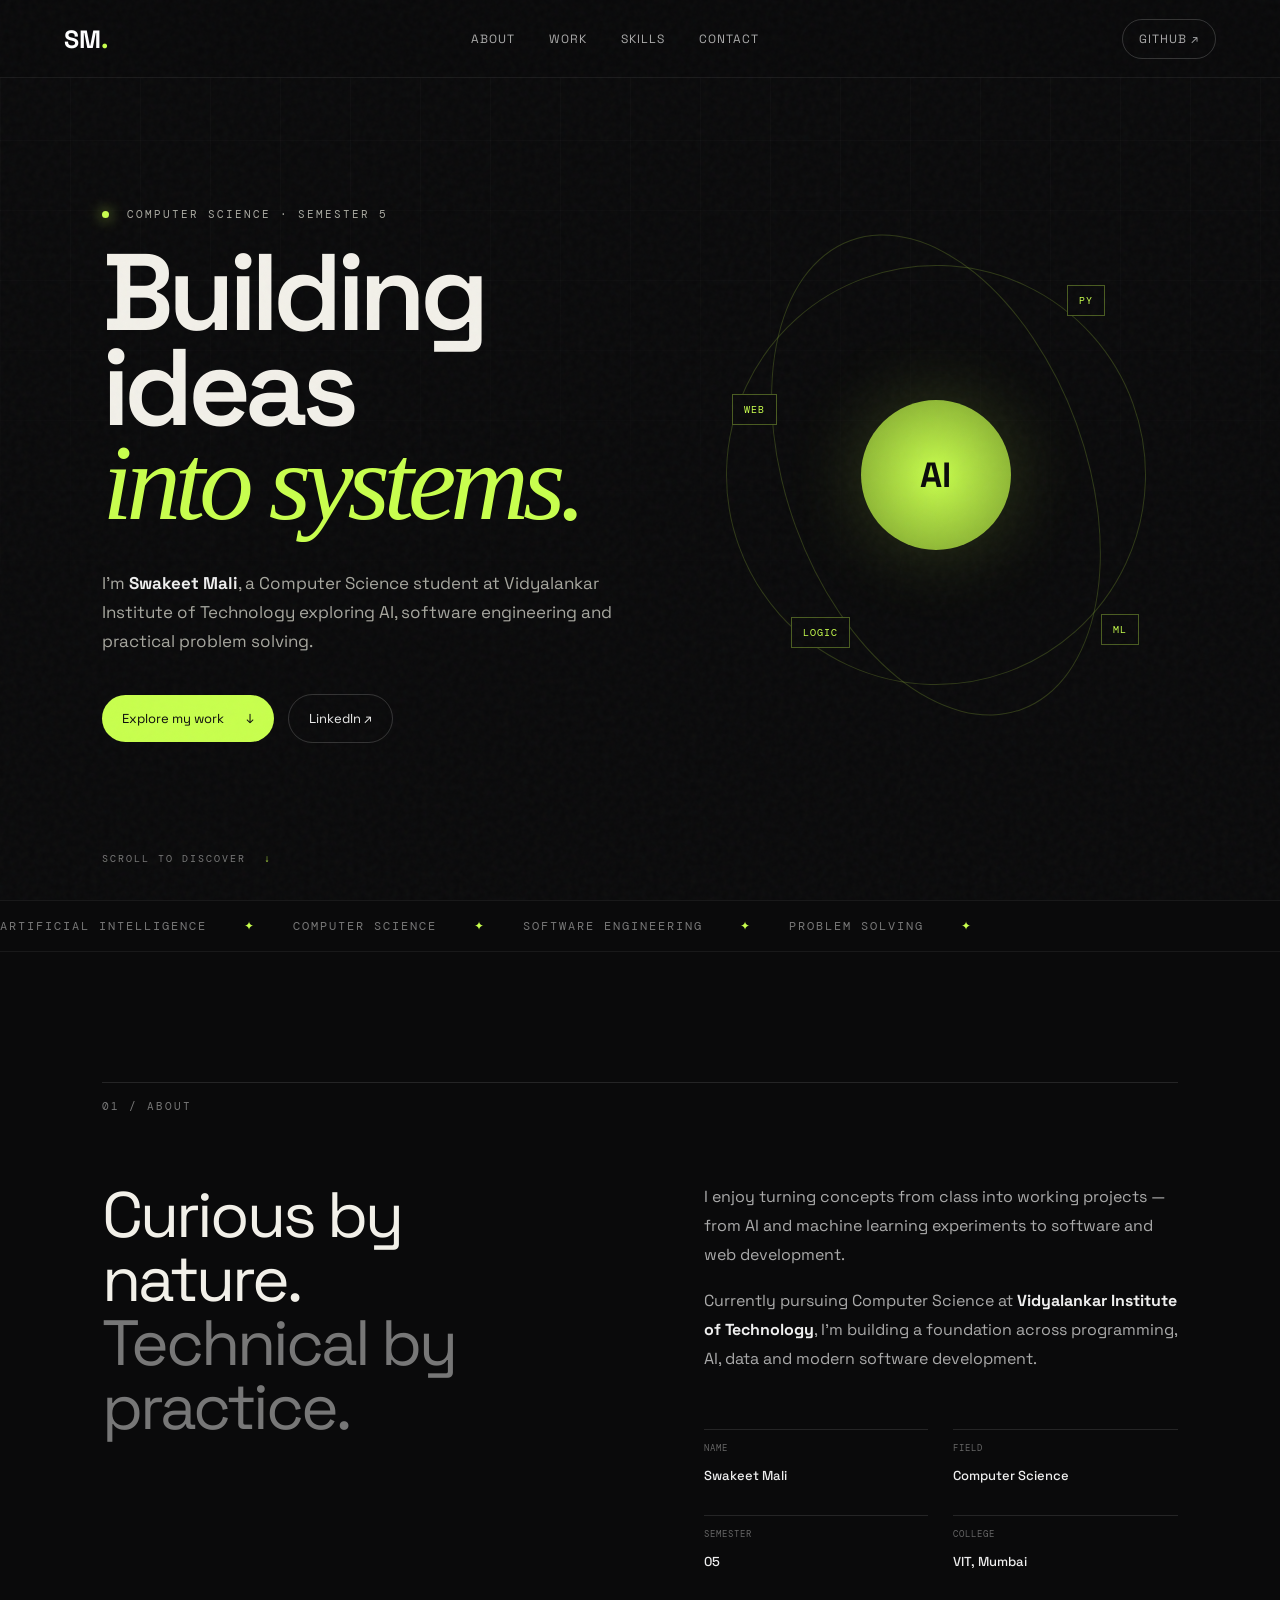
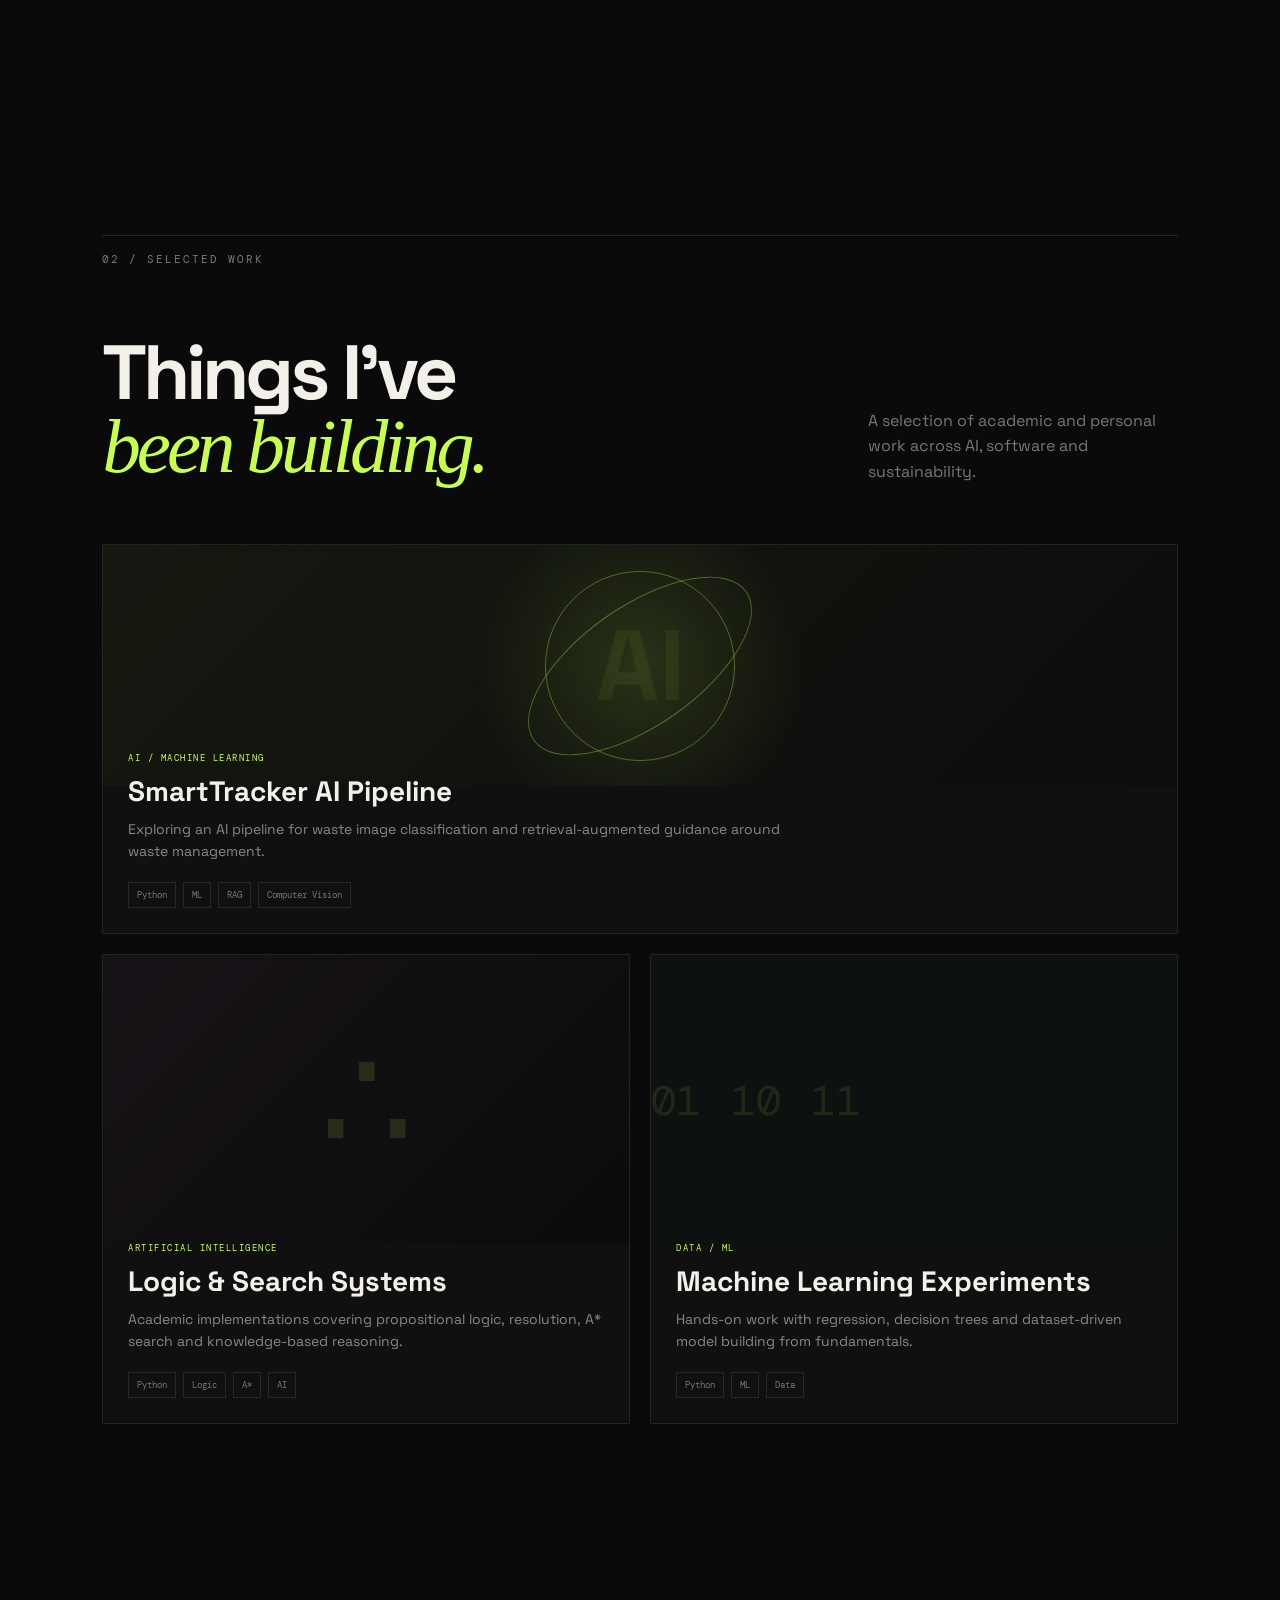
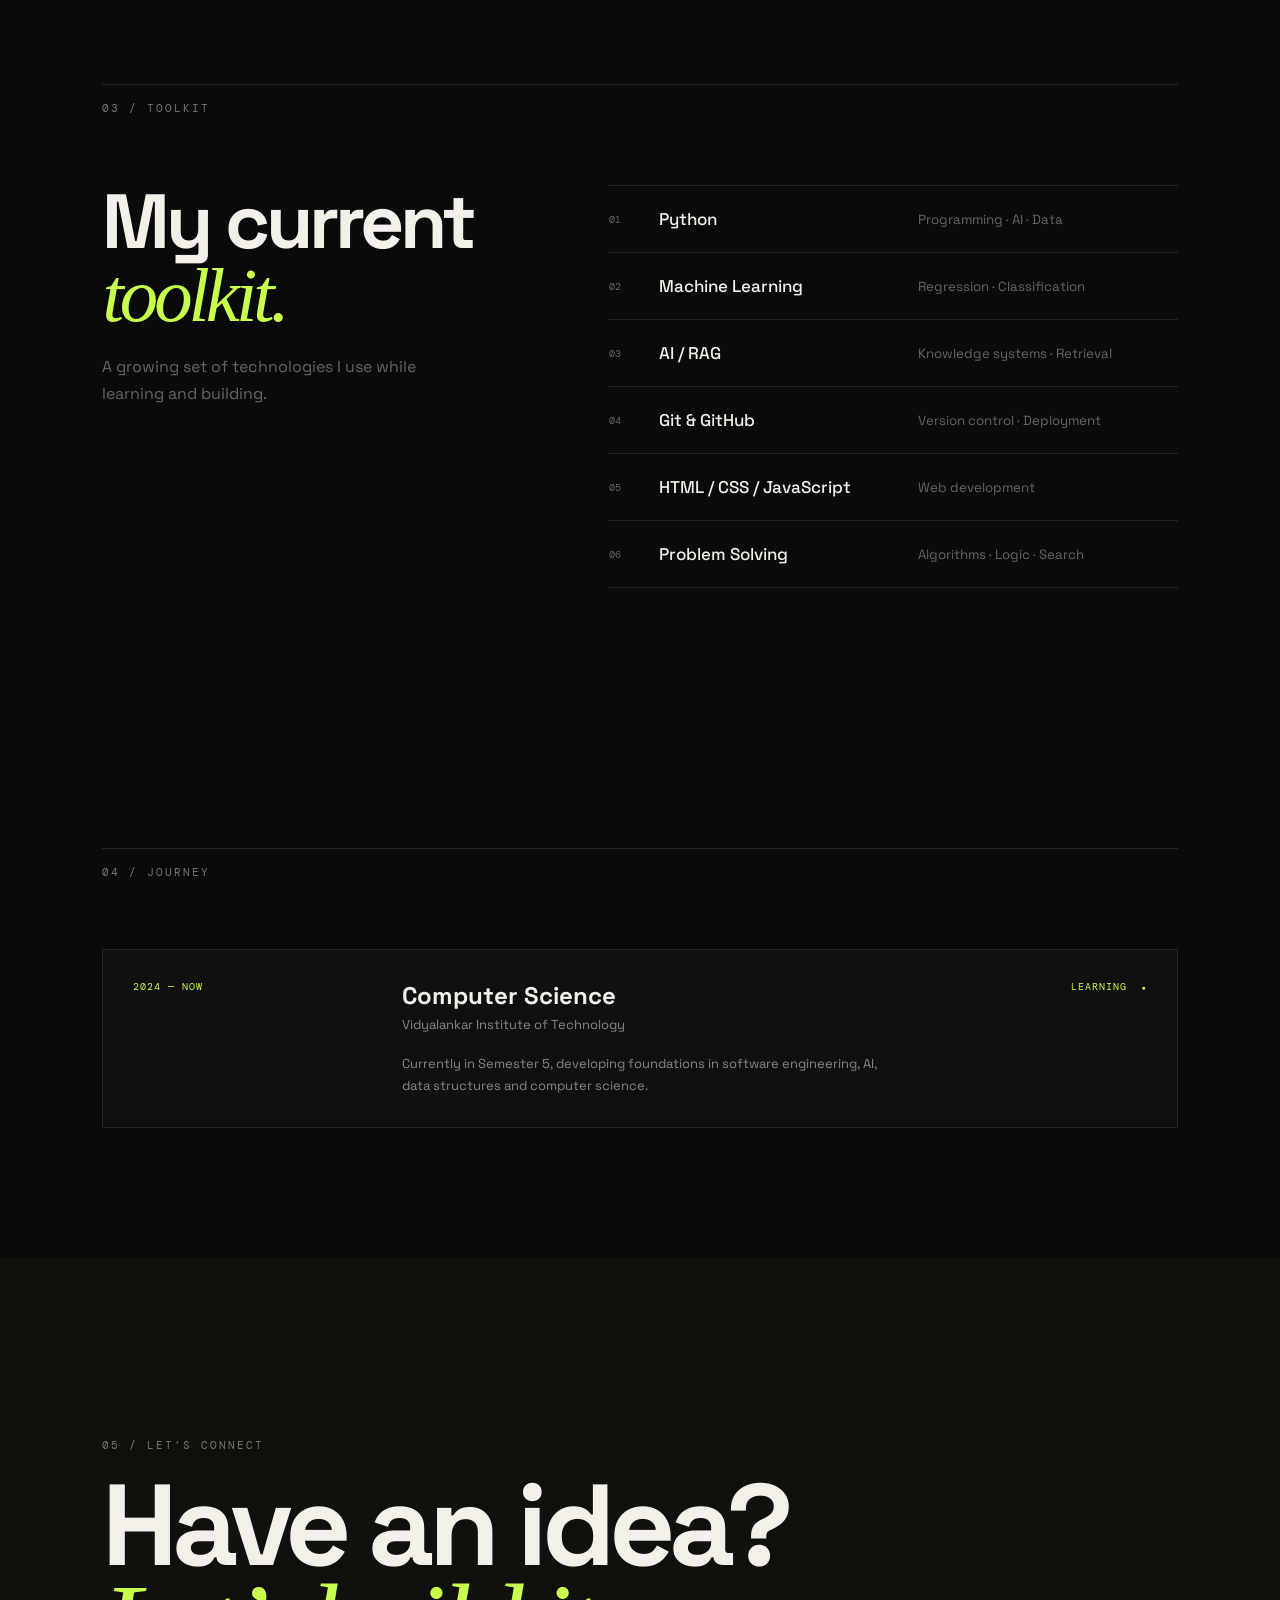
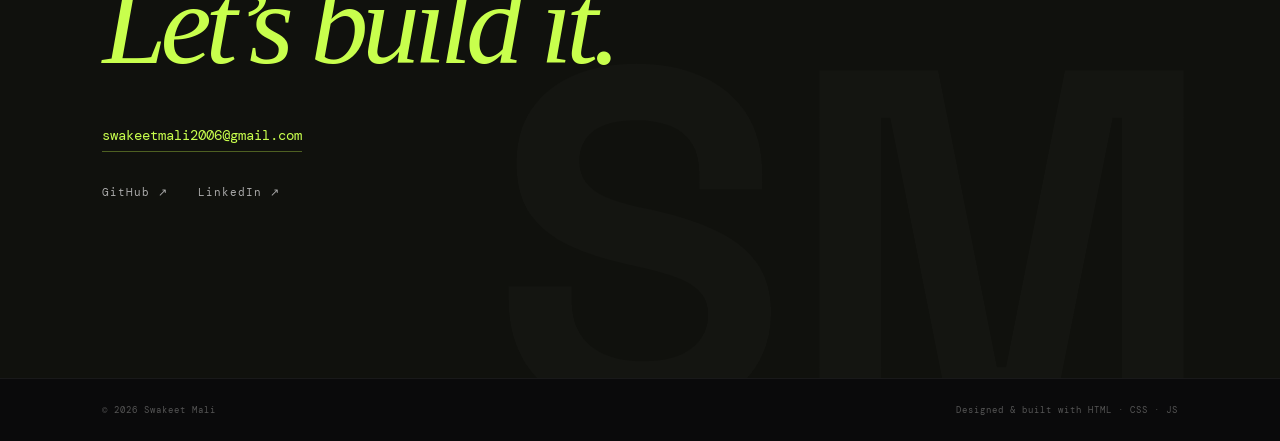
<file: index.html>
<!DOCTYPE html>
<html lang="en">
<head>
  <meta charset="UTF-8">
  <meta name="viewport" content="width=device-width, initial-scale=1.0">
  <meta name="description" content="Swakeet Mali — Computer Science student portfolio">
  <title>Swakeet Mali | AI • Computer Science</title>
  <link rel="preconnect" href="https://fonts.googleapis.com">
  <link rel="preconnect" href="https://fonts.gstatic.com" crossorigin>
  <link href="https://fonts.googleapis.com/css2?family=DM+Mono:wght@400;500&family=Space+Grotesk:wght@400;500;600;700&display=swap" rel="stylesheet">
  <link rel="stylesheet" href="css/style.css">
</head>
<body>
  <div class="noise"></div>
  <header class="nav">
    <a class="logo" href="#top">SM<span>.</span></a>
    <nav>
      <a href="#about">About</a>
      <a href="#work">Work</a>
      <a href="#skills">Skills</a>
      <a href="#contact">Contact</a>
    </nav>
    <a class="nav-btn" href="https://github.com/swakeet-mali-06" target="_blank">GitHub ↗</a>
  </header>

  <main id="top">
    <section class="hero">
      <div class="hero-grid"></div>
      <div class="hero-copy">
        <p class="eyebrow"><span class="dot"></span> COMPUTER SCIENCE · SEMESTER 5</p>
        <h1>Building ideas<br><em>into systems.</em></h1>
        <p class="intro">I'm <strong>Swakeet Mali</strong>, a Computer Science student at Vidyalankar Institute of Technology exploring AI, software engineering and practical problem solving.</p>
        <div class="hero-actions">
          <a class="primary" href="#work">Explore my work <span>↓</span></a>
          <a class="secondary" href="https://www.linkedin.com/in/swakeet-mali/" target="_blank">LinkedIn ↗</a>
        </div>
      </div>
      <div class="hero-orbit">
        <div class="orbit orbit-a"></div>
        <div class="orbit orbit-b"></div>
        <div class="core"><span>AI</span></div>
        <span class="float f1">PY</span>
        <span class="float f2">ML</span>
        <span class="float f3">WEB</span>
        <span class="float f4">LOGIC</span>
      </div>
      <div class="scroll">SCROLL TO DISCOVER <span>↓</span></div>
    </section>

    <section class="marquee">
      <div>ARTIFICIAL INTELLIGENCE <span>✦</span> COMPUTER SCIENCE <span>✦</span> SOFTWARE ENGINEERING <span>✦</span> PROBLEM SOLVING <span>✦</span></div>
    </section>

    <section class="section about" id="about">
      <div class="section-tag">01 / ABOUT</div>
      <div class="about-content">
        <div>
          <p class="big-text">Curious by nature.<br><span>Technical by practice.</span></p>
        </div>
        <div class="about-text">
          <p>I enjoy turning concepts from class into working projects — from AI and machine learning experiments to software and web development.</p>
          <p>Currently pursuing Computer Science at <strong>Vidyalankar Institute of Technology</strong>, I’m building a foundation across programming, AI, data and modern software development.</p>
          <div class="facts">
            <div><small>NAME</small><strong>Swakeet Mali</strong></div>
            <div><small>FIELD</small><strong>Computer Science</strong></div>
            <div><small>SEMESTER</small><strong>05</strong></div>
            <div><small>COLLEGE</small><strong>VIT, Mumbai</strong></div>
          </div>
        </div>
      </div>
    </section>

    <section class="section work" id="work">
      <div class="section-tag">02 / SELECTED WORK</div>
      <div class="section-heading">
        <h2>Things I’ve<br><em>been building.</em></h2>
        <p>A selection of academic and personal work across AI, software and sustainability.</p>
      </div>
      <div class="projects">
        <article class="project featured">
          <div class="project-number">01</div>
          <div class="project-art art-ai"><span>AI</span><i></i><b></b></div>
          <div class="project-info">
            <p>AI / MACHINE LEARNING</p>
            <h3>SmartTracker AI Pipeline</h3>
            <p>Exploring an AI pipeline for waste image classification and retrieval-augmented guidance around waste management.</p>
            <div class="tags"><span>Python</span><span>ML</span><span>RAG</span><span>Computer Vision</span></div>
          </div>
        </article>

        <article class="project">
          <div class="project-number">02</div>
          <div class="project-art art-logic"><span>∴</span></div>
          <div class="project-info">
            <p>ARTIFICIAL INTELLIGENCE</p>
            <h3>Logic & Search Systems</h3>
            <p>Academic implementations covering propositional logic, resolution, A* search and knowledge-based reasoning.</p>
            <div class="tags"><span>Python</span><span>Logic</span><span>A*</span><span>AI</span></div>
          </div>
        </article>

        <article class="project">
          <div class="project-number">03</div>
          <div class="project-art art-data"><span>01</span><span>10</span><span>11</span></div>
          <div class="project-info">
            <p>DATA / ML</p>
            <h3>Machine Learning Experiments</h3>
            <p>Hands-on work with regression, decision trees and dataset-driven model building from fundamentals.</p>
            <div class="tags"><span>Python</span><span>ML</span><span>Data</span></div>
          </div>
        </article>
      </div>
    </section>

    <section class="section skills" id="skills">
      <div class="section-tag">03 / TOOLKIT</div>
      <div class="skills-layout">
        <div>
          <h2>My current<br><em>toolkit.</em></h2>
          <p class="muted">A growing set of technologies I use while learning and building.</p>
        </div>
        <div class="skill-list">
          <div class="skill"><span>01</span><strong>Python</strong><small>Programming · AI · Data</small></div>
          <div class="skill"><span>02</span><strong>Machine Learning</strong><small>Regression · Classification</small></div>
          <div class="skill"><span>03</span><strong>AI / RAG</strong><small>Knowledge systems · Retrieval</small></div>
          <div class="skill"><span>04</span><strong>Git & GitHub</strong><small>Version control · Deployment</small></div>
          <div class="skill"><span>05</span><strong>HTML / CSS / JavaScript</strong><small>Web development</small></div>
          <div class="skill"><span>06</span><strong>Problem Solving</strong><small>Algorithms · Logic · Search</small></div>
        </div>
      </div>
    </section>

    <section class="section journey">
      <div class="section-tag">04 / JOURNEY</div>
      <div class="journey-card">
        <div class="year">2024 — NOW</div>
        <div>
          <h3>Computer Science</h3>
          <p>Vidyalankar Institute of Technology</p>
          <p class="muted">Currently in Semester 5, developing foundations in software engineering, AI, data structures and computer science.</p>
        </div>
        <div class="status">LEARNING <span>●</span></div>
      </div>
    </section>

    <section class="contact" id="contact">
      <div class="contact-inner">
        <p class="eyebrow">05 / LET’S CONNECT</p>
        <h2>Have an idea?<br><em>Let’s build it.</em></h2>
        <a class="email" href="mailto:swakeetmali2006@gmail.com">swakeetmali2006@gmail.com</a>
        <div class="contact-links">
          <a href="https://github.com/swakeet-mali-06" target="_blank">GitHub ↗</a>
          <a href="https://www.linkedin.com/in/swakeet-mali/" target="_blank">LinkedIn ↗</a>
        </div>
      </div>
      <div class="contact-mark">SM</div>
    </section>
  </main>

  <footer>
    <span>© 2026 Swakeet Mali</span>
    <span>Designed & built with HTML · CSS · JS</span>
  </footer>

  <script src="js/main.js"></script>
</body>
</html>
</file>
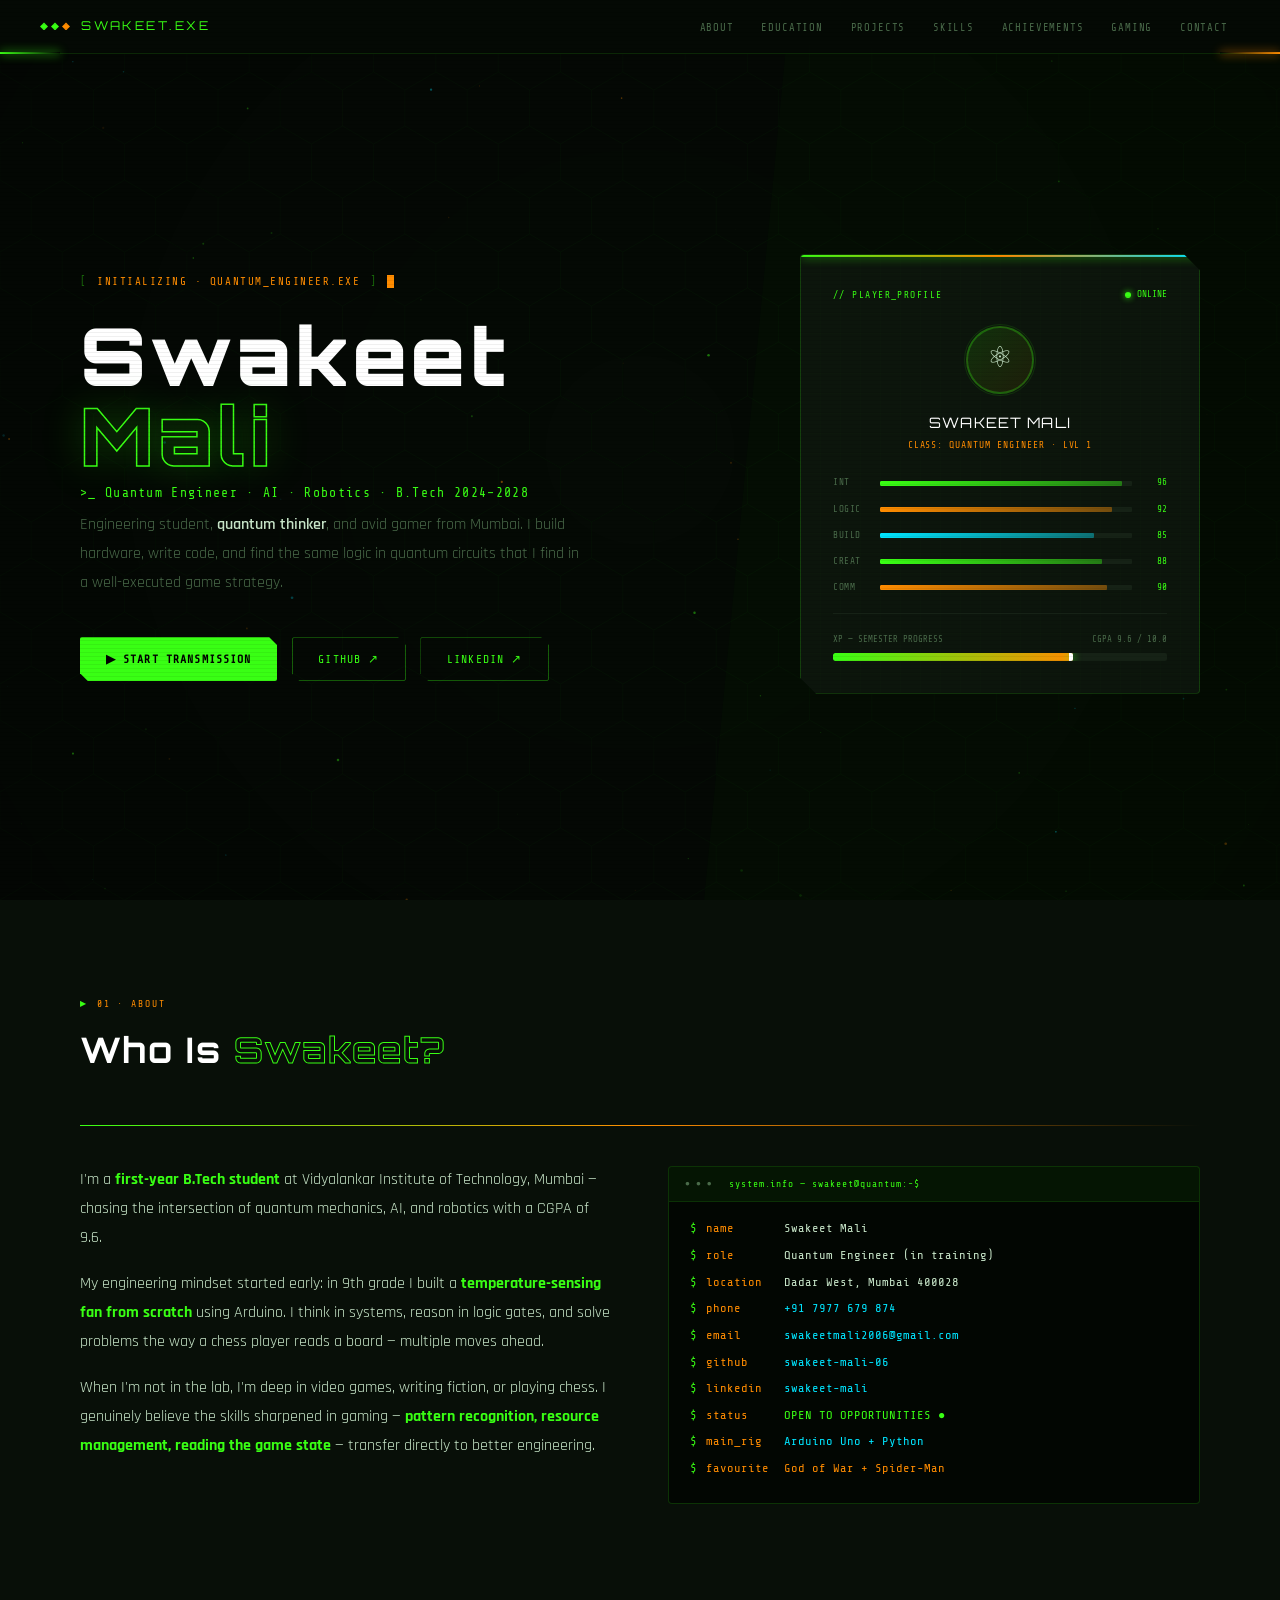
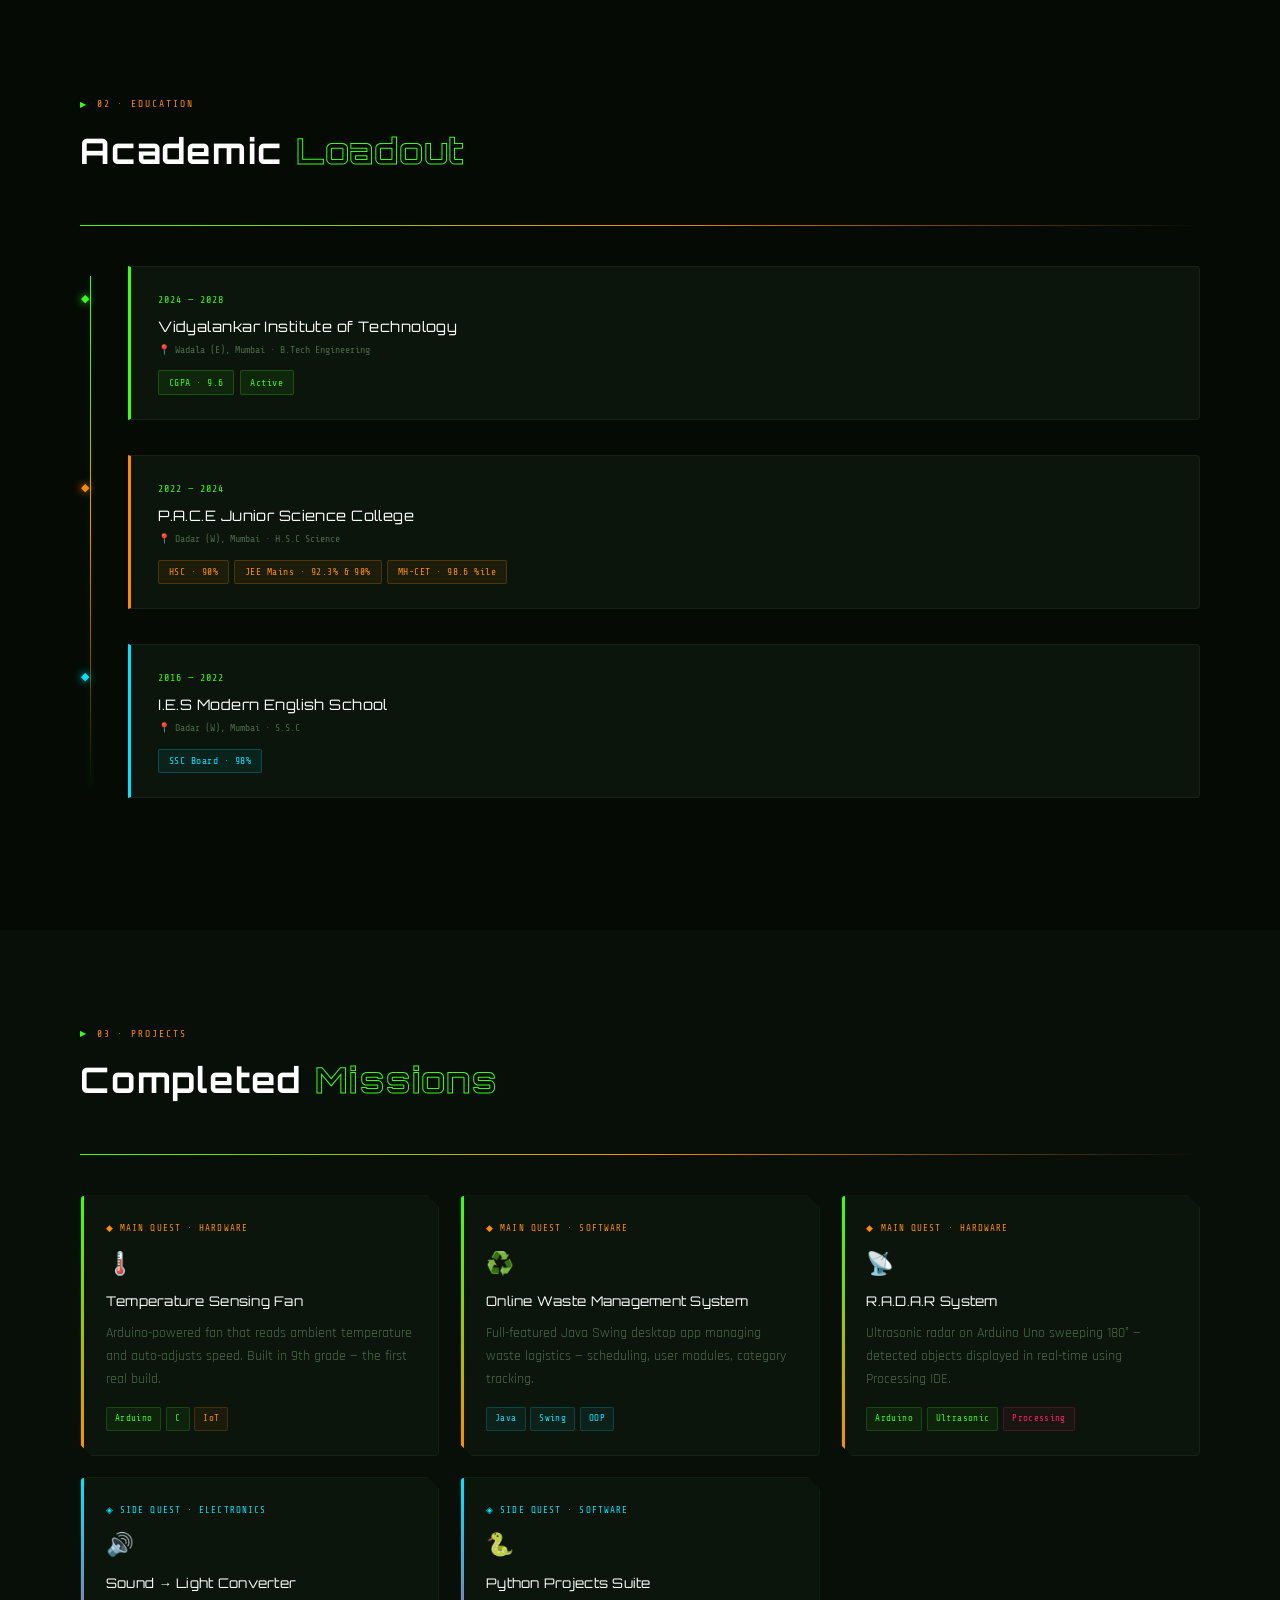
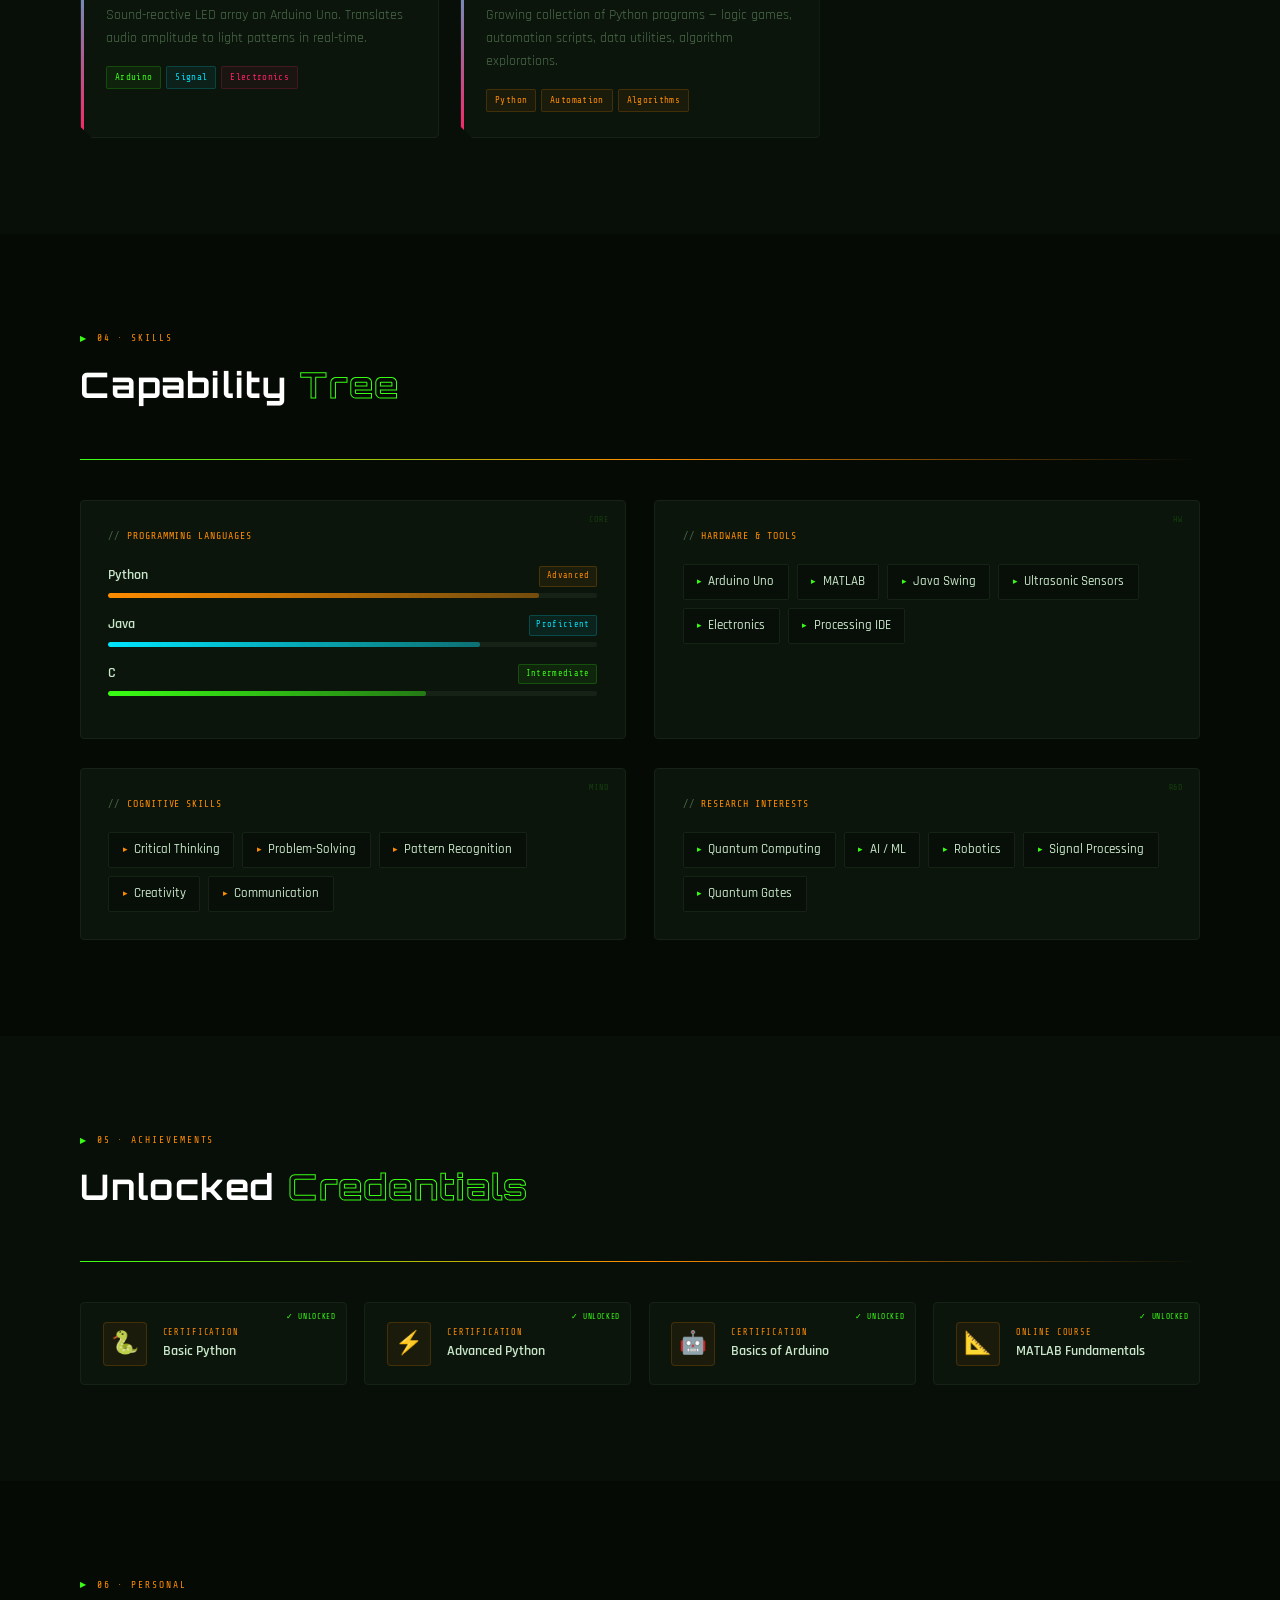
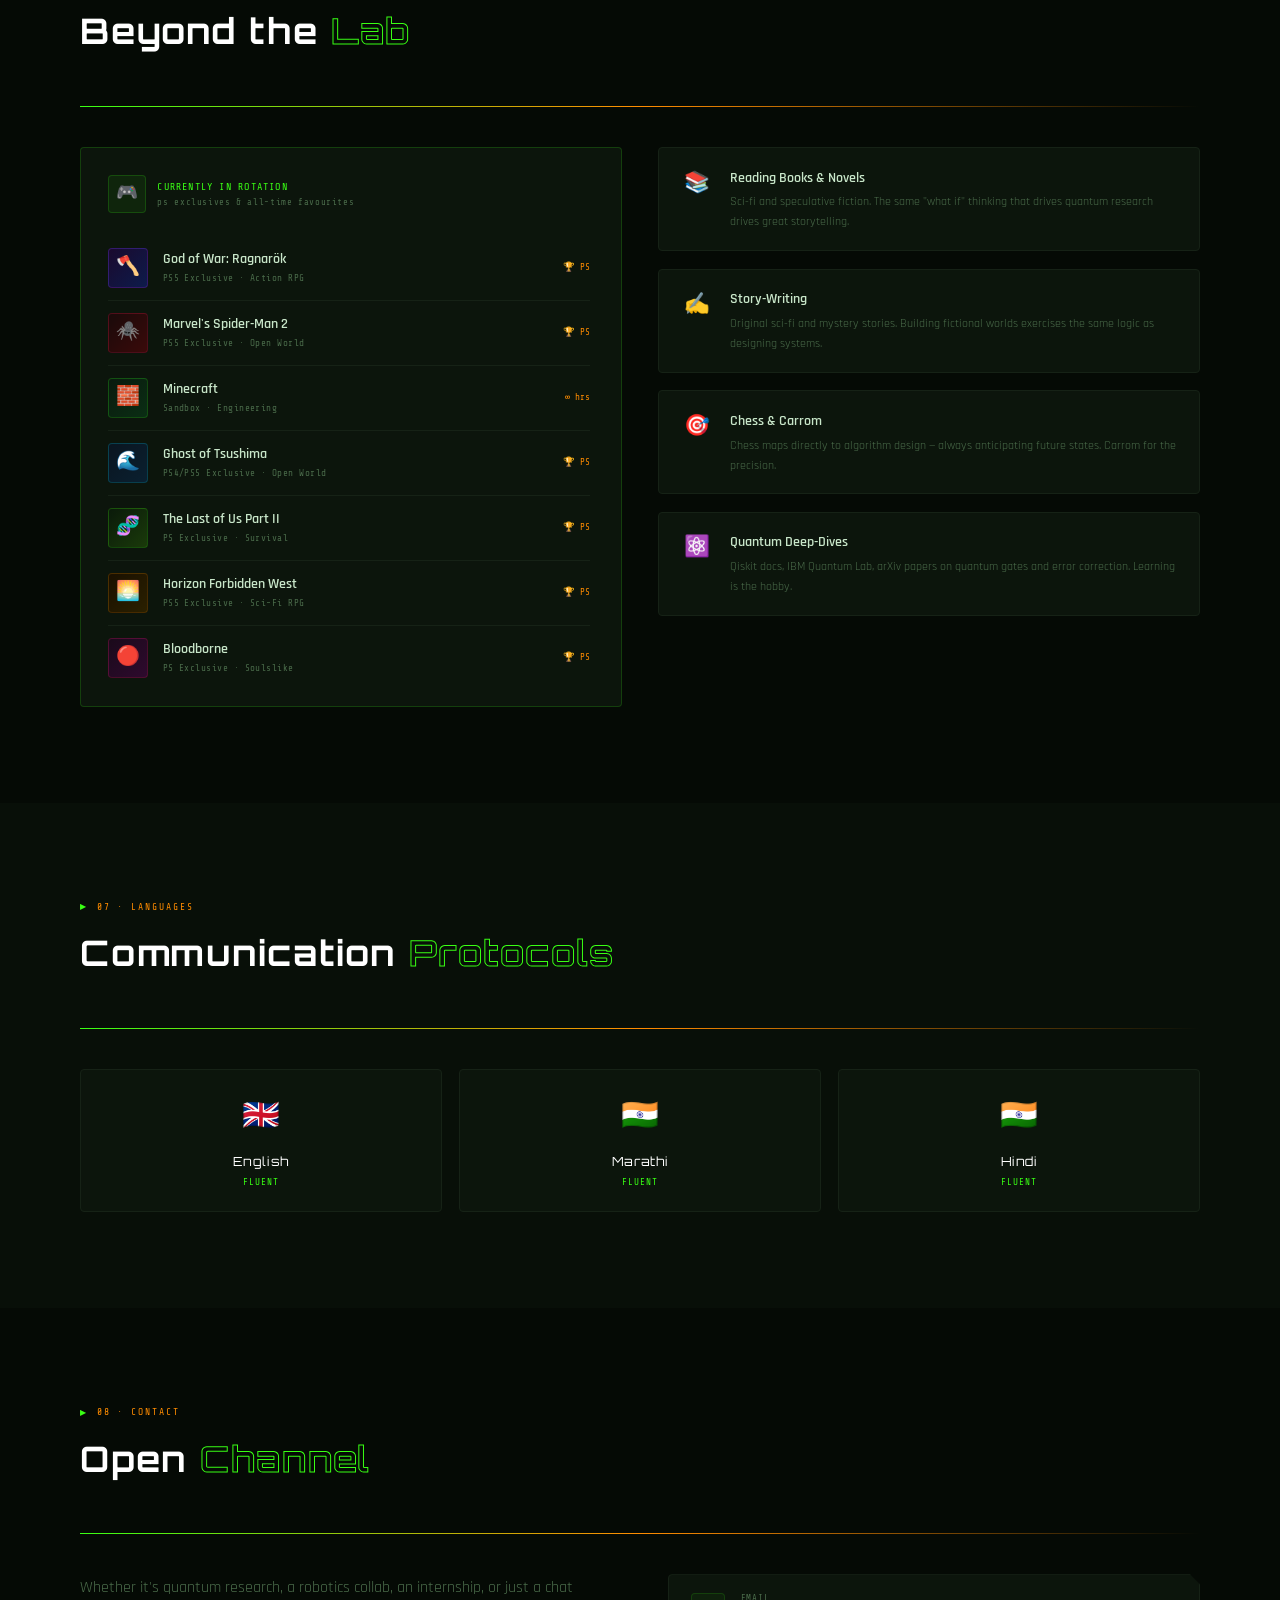
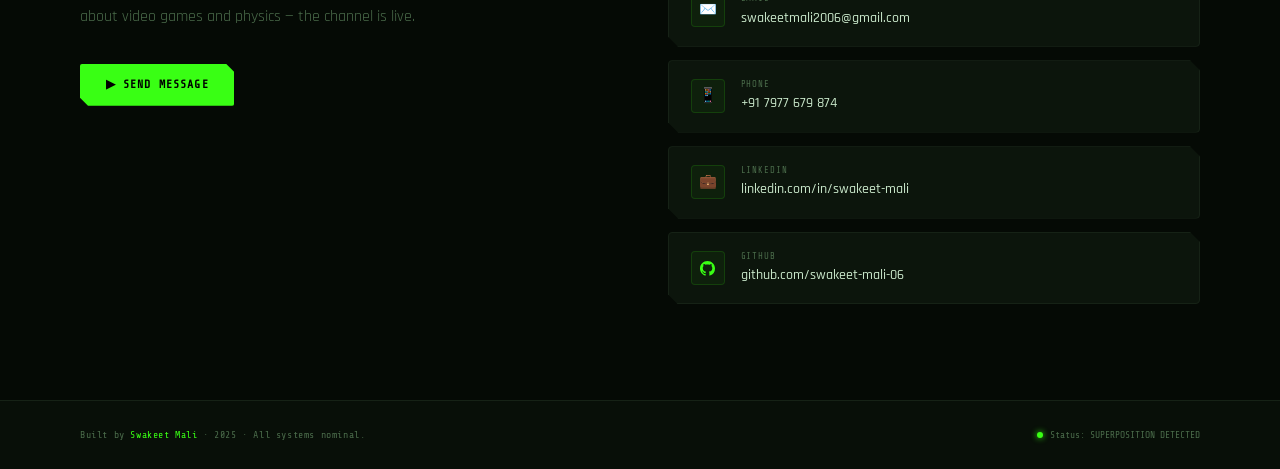
<file: swakeet_portfolio.html>
<!DOCTYPE html>
<html lang="en">
<head>
  <meta charset="UTF-8"/>
  <meta name="viewport" content="width=device-width, initial-scale=1.0"/>
  <title>Swakeet Mali · Quantum Engineer</title>
  <link href="https://fonts.googleapis.com/css2?family=Orbitron:wght@400;600;700;900&family=Rajdhani:wght@300;400;500;600;700&family=Share+Tech+Mono&display=swap" rel="stylesheet"/>
  <style>
    :root {
      --bg:       #050a05;
      --surface:  #080f08;
      --card:     #0c150c;
      --border:   #162216;
      --g1:       #39ff14;
      --g2:       #ff8c00;
      --g3:       #00e5ff;
      --g4:       #ff2266;
      --text:     #c8e6c9;
      --muted:    #4a6b4a;
      --orb:      'Orbitron', sans-serif;
      --raj:      'Rajdhani', sans-serif;
      --mono:     'Share Tech Mono', monospace;
    }
    *, *::before, *::after { box-sizing: border-box; margin: 0; padding: 0; }
    html { scroll-behavior: smooth; }
    body { background: var(--bg); color: var(--text); font-family: var(--raj); line-height: 1.7; overflow-x: hidden; }
    ::selection { background: var(--g1); color: #000; }
    a { color: var(--g1); text-decoration: none; }
    a:hover { color: #fff; }
    ::-webkit-scrollbar { width: 4px; }
    ::-webkit-scrollbar-track { background: var(--bg); }
    ::-webkit-scrollbar-thumb { background: var(--g1); border-radius: 2px; }

    #bg-canvas { position: fixed; inset: 0; z-index: 0; pointer-events: none; }

    body::after {
      content: '';
      position: fixed; inset: 0;
      background: repeating-linear-gradient(0deg, transparent, transparent 3px, rgba(0,0,0,0.06) 3px, rgba(0,0,0,0.06) 4px);
      pointer-events: none;
      z-index: 9000;
    }

    /* ---- NAV ---- */
    nav {
      position: fixed; top: 0; left: 0; right: 0; z-index: 500;
      display: flex; align-items: center; justify-content: space-between;
      padding: 0.8rem 2.5rem;
      background: rgba(5,10,5,0.92);
      backdrop-filter: blur(14px);
      border-bottom: 1px solid rgba(57,255,20,0.12);
    }
    nav::before, nav::after { content: ''; position: absolute; bottom: -1px; width: 60px; height: 2px; }
    nav::before { left: 0; background: linear-gradient(90deg, var(--g1), transparent); box-shadow: 0 0 10px var(--g1); }
    nav::after  { right: 0; background: linear-gradient(270deg, var(--g2), transparent); box-shadow: 0 0 10px var(--g2); }
    .nav-logo {
      font-family: var(--orb); font-size: 0.76rem; color: var(--g1);
      letter-spacing: 0.2em; display: flex; align-items: center; gap: 0.7rem;
    }
    .health-bar { display: flex; align-items: center; gap: 3px; }
    .health-pip {
      width: 8px; height: 8px; background: var(--g1);
      clip-path: polygon(50% 0%, 100% 50%, 50% 100%, 0% 50%);
      animation: pipPulse 2s ease-in-out infinite;
    }
    .health-pip:nth-child(2) { animation-delay: 0.2s; }
    .health-pip:nth-child(3) { animation-delay: 0.4s; background: var(--g2); }
    @keyframes pipPulse { 0%,100%{opacity:1;transform:scale(1)} 50%{opacity:0.4;transform:scale(0.7)} }
    .nav-links { display: flex; gap: 0.2rem; list-style: none; }
    .nav-links a {
      font-family: var(--mono); font-size: 0.66rem; color: var(--muted);
      letter-spacing: 0.08em; text-transform: uppercase;
      padding: 0.3rem 0.7rem; border: 1px solid transparent; border-radius: 2px;
      transition: all 0.2s;
    }
    .nav-links a:hover { color: var(--g1); border-color: rgba(57,255,20,0.3); background: rgba(57,255,20,0.05); }
    .hamburger { display: none; flex-direction: column; gap: 5px; cursor: pointer; background: none; border: none; }
    .hamburger span { display: block; width: 22px; height: 1.5px; background: var(--g1); transition: all 0.3s; }

    /* ---- HERO ---- */
    #hero {
      min-height: 100vh;
      display: grid; grid-template-columns: 1fr 400px; gap: 3rem;
      align-items: center; padding: 7rem 5rem 4rem;
      position: relative; z-index: 1;
    }
    #hero::before {
      content: ''; position: absolute; top: 0; right: 0; width: 45%; height: 100%;
      background: rgba(57,255,20,0.018);
      clip-path: polygon(15% 0%, 100% 0%, 100% 100%, 0% 100%);
      pointer-events: none;
    }
    .hero-tag {
      display: inline-flex; align-items: center; gap: 0.6rem;
      font-family: var(--mono); font-size: 0.68rem; color: var(--g2);
      letter-spacing: 0.14em; text-transform: uppercase; margin-bottom: 1.5rem;
      opacity: 0; animation: fadeUp 0.6s 0.1s forwards;
    }
    .blink-cursor {
      display: inline-block; width: 7px; height: 13px; background: var(--g2);
      animation: blink 1s step-end infinite; vertical-align: middle;
    }
    @keyframes blink { 0%,100%{opacity:1} 50%{opacity:0} }
    .hero-name {
      font-family: var(--orb); font-size: clamp(2.4rem, 6.5vw, 5rem);
      font-weight: 900; line-height: 1.0; letter-spacing: 0.06em;
      margin-bottom: 0.4rem; opacity: 0; animation: fadeUp 0.6s 0.25s forwards;
    }
    .hero-name .fn { color: #fff; }
    .hero-name .ln {
      display: block; color: transparent;
      -webkit-text-stroke: 1.5px var(--g1);
      text-shadow: 0 0 40px rgba(57,255,20,0.25);
    }
    .hero-role {
      font-family: var(--mono); font-size: 0.82rem; color: var(--g1);
      letter-spacing: 0.1em; margin-bottom: 0.4rem;
      opacity: 0; animation: fadeUp 0.6s 0.4s forwards;
    }
    .hero-desc {
      font-size: 1.02rem; color: var(--muted); font-weight: 400;
      max-width: 510px; margin-bottom: 2.5rem; line-height: 1.78;
      opacity: 0; animation: fadeUp 0.6s 0.55s forwards;
    }
    .hero-desc strong { color: var(--text); font-weight: 600; }
    .hero-cta {
      display: flex; gap: 0.9rem; flex-wrap: wrap;
      opacity: 0; animation: fadeUp 0.6s 0.7s forwards;
    }
    @keyframes fadeUp { from{opacity:0;transform:translateY(20px)} to{opacity:1;transform:none} }

    .btn {
      display: inline-flex; align-items: center; gap: 0.5rem;
      padding: 0.7rem 1.6rem; font-family: var(--mono); font-size: 0.72rem;
      letter-spacing: 0.1em; text-transform: uppercase;
      border-radius: 2px; cursor: pointer; border: none; transition: all 0.25s;
      clip-path: polygon(0 0, calc(100% - 8px) 0, 100% 8px, 100% 100%, 8px 100%, 0 calc(100% - 8px));
    }
    .btn-primary { background: var(--g1); color: #000; font-weight: 700; }
    .btn-primary:hover { background: #fff; box-shadow: 0 0 28px rgba(57,255,20,0.55); color: #000; }
    .btn-outline { background: transparent; color: var(--g1); border: 1px solid rgba(57,255,20,0.35); }
    .btn-outline:hover { background: rgba(57,255,20,0.07); border-color: var(--g1); }

    /* Player Card */
    .player-card {
      background: var(--card); border: 1px solid rgba(57,255,20,0.18);
      border-radius: 4px; padding: 2rem; position: relative; overflow: hidden;
      opacity: 0; animation: fadeUp 0.8s 0.6s forwards;
      clip-path: polygon(0 0, calc(100% - 16px) 0, 100% 16px, 100% 100%, 16px 100%, 0 calc(100% - 16px));
    }
    .player-card::before {
      content: ''; position: absolute; top: 0; left: 0; right: 0; height: 2px;
      background: linear-gradient(90deg, var(--g1), var(--g2), var(--g3));
      box-shadow: 0 0 10px var(--g1);
    }
    .player-card::after {
      content: ''; position: absolute; inset: 0;
      background: repeating-linear-gradient(0deg, transparent, transparent 19px, rgba(57,255,20,0.02) 20px),
                  repeating-linear-gradient(90deg, transparent, transparent 19px, rgba(57,255,20,0.02) 20px);
      pointer-events: none;
    }
    .pc-hdr {
      display: flex; align-items: center; justify-content: space-between;
      margin-bottom: 1.4rem; position: relative; z-index: 1;
    }
    .pc-ttl { font-family: var(--mono); font-size: 0.6rem; color: var(--g1); letter-spacing: 0.15em; text-transform: uppercase; }
    .pc-online {
      display: flex; align-items: center; gap: 0.4rem;
      font-family: var(--mono); font-size: 0.58rem; color: var(--g1);
    }
    .pc-online::before { content: ''; width: 6px; height: 6px; border-radius: 50%; background: var(--g1); animation: blink 1.5s infinite; box-shadow: 0 0 6px var(--g1); }
    .pc-avatar {
      width: 68px; height: 68px; border-radius: 50%;
      background: linear-gradient(135deg, rgba(57,255,20,0.12), rgba(255,140,0,0.08));
      border: 2px solid rgba(57,255,20,0.28);
      display: flex; align-items: center; justify-content: center; font-size: 1.8rem;
      margin: 0 auto 1rem; position: relative; z-index: 1;
    }
    .pc-avatar::after { content: ''; position: absolute; inset: -4px; border-radius: 50%; border: 1px solid rgba(57,255,20,0.12); }
    .pc-name { font-family: var(--orb); font-size: 0.9rem; color: #fff; text-align: center; letter-spacing: 0.08em; margin-bottom: 0.15rem; position: relative; z-index: 1; }
    .pc-class { font-family: var(--mono); font-size: 0.6rem; color: var(--g2); text-align: center; letter-spacing: 0.1em; text-transform: uppercase; margin-bottom: 1.4rem; position: relative; z-index: 1; }
    .stat-row { display: flex; align-items: center; gap: 0.7rem; margin-bottom: 0.65rem; position: relative; z-index: 1; }
    .s-lbl { font-family: var(--mono); font-size: 0.58rem; color: var(--muted); text-transform: uppercase; letter-spacing: 0.06em; width: 36px; flex-shrink: 0; }
    .s-bar { flex: 1; height: 5px; background: var(--border); border-radius: 1px; overflow: hidden; }
    .s-fill { height: 100%; border-radius: 1px; transform-origin: left; transform: scaleX(0); animation: growBar 1.4s ease forwards; }
    @keyframes growBar { to { transform: scaleX(1); } }
    .sf-g { background: linear-gradient(90deg, var(--g1), rgba(57,255,20,0.4)); }
    .sf-a { background: linear-gradient(90deg, var(--g2), rgba(255,140,0,0.4)); }
    .sf-b { background: linear-gradient(90deg, var(--g3), rgba(0,229,255,0.4)); }
    .s-num { font-family: var(--mono); font-size: 0.58rem; color: var(--g1); width: 24px; text-align: right; flex-shrink: 0; }
    .xp-wrap { margin-top: 1.1rem; padding-top: 1.1rem; border-top: 1px solid var(--border); position: relative; z-index: 1; }
    .xp-lbl { display: flex; justify-content: space-between; font-family: var(--mono); font-size: 0.56rem; color: var(--muted); margin-bottom: 0.35rem; }
    .xp-track { height: 8px; background: var(--border); border-radius: 2px; overflow: hidden; }
    .xp-fill {
      height: 100%; background: linear-gradient(90deg, var(--g1), var(--g2));
      border-radius: 2px; width: 72%; transform-origin: left; transform: scaleX(0);
      animation: growBar 1.8s 0.9s ease forwards; position: relative;
    }
    .xp-fill::after { content: ''; position: absolute; right: 0; top: 0; bottom: 0; width: 4px; background: #fff; box-shadow: 0 0 8px var(--g1); border-radius: 0 2px 2px 0; }

    /* ---- SECTIONS ---- */
    section { position: relative; z-index: 1; padding: 6rem 5rem; }
    .sec-tag {
      font-family: var(--mono); font-size: 0.6rem; color: var(--g2);
      letter-spacing: 0.2em; text-transform: uppercase; margin-bottom: 0.5rem;
      display: flex; align-items: center; gap: 0.55rem;
    }
    .sec-tag::before { content: '▶'; font-size: 0.5rem; color: var(--g1); }
    .sec-title {
      font-family: var(--orb); font-size: clamp(1.5rem, 3.2vw, 2.2rem);
      font-weight: 700; color: #fff; letter-spacing: 0.05em; margin-bottom: 2.8rem;
    }
    .sec-title em { font-style: normal; -webkit-text-stroke: 1px var(--g1); color: transparent; }
    .g-rule { height: 1px; background: linear-gradient(90deg, var(--g1), var(--g2), transparent); opacity: 0.2; margin-bottom: 2.5rem; }
    .reveal { opacity: 0; transform: translateY(22px); transition: opacity 0.6s ease, transform 0.6s ease; }
    .reveal.visible { opacity: 1; transform: none; }

    /* ---- ABOUT ---- */
    #about { background: var(--surface); }
    .about-grid { display: grid; grid-template-columns: 1fr 1fr; gap: 3.5rem; align-items: start; }
    .about-text p { font-size: 1rem; color: var(--text); margin-bottom: 1.1rem; line-height: 1.8; font-weight: 400; }
    .about-text strong { color: var(--g1); }
    .terminal-box { background: #020602; border: 1px solid rgba(57,255,20,0.18); border-radius: 4px; overflow: hidden; font-family: var(--mono); }
    .terminal-bar {
      background: rgba(57,255,20,0.06); border-bottom: 1px solid rgba(57,255,20,0.12);
      padding: 0.55rem 1rem; display: flex; align-items: center; gap: 0.5rem;
      font-size: 0.6rem; color: var(--g1); letter-spacing: 0.1em;
    }
    .terminal-bar::before { content: '● ● ●'; font-size: 0.52rem; color: var(--muted); margin-right: 0.5rem; }
    .terminal-body { padding: 1.1rem 1.3rem; }
    .tl { font-size: 0.76rem; margin-bottom: 0.45rem; display: flex; gap: 0.6rem; line-height: 1.6; }
    .tp { color: var(--g1); flex-shrink: 0; }
    .tk { color: var(--g2); flex-shrink: 0; min-width: 68px; }
    .tv { color: var(--text); word-break: break-all; }
    .tv a { color: var(--g3); }
    .tv a:hover { color: #fff; }

    /* ---- EDUCATION ---- */
    #education { background: var(--bg); }
    .edu-timeline { position: relative; padding-left: 3rem; }
    .edu-timeline::before {
      content: ''; position: absolute; left: 10px; top: 10px; bottom: 10px; width: 1px;
      background: linear-gradient(to bottom, var(--g1), var(--g2), transparent);
      box-shadow: 0 0 6px rgba(57,255,20,0.25);
    }
    .edu-item {
      position: relative; margin-bottom: 2.2rem; padding: 1.5rem 1.7rem;
      background: var(--card); border: 1px solid var(--border);
      border-left: 3px solid var(--g1); border-radius: 0 4px 4px 0;
      transition: all 0.3s;
    }
    .edu-item:nth-child(2) { border-left-color: var(--g2); }
    .edu-item:nth-child(3) { border-left-color: var(--g3); }
    .edu-item:hover { background: #0e1a0e; box-shadow: 0 0 20px rgba(57,255,20,0.06); }
    .edu-item::before {
      content: '◆'; position: absolute; left: -3.15rem; top: 1.4rem;
      font-size: 0.7rem; color: var(--g1); text-shadow: 0 0 8px var(--g1);
    }
    .edu-item:nth-child(2)::before { color: var(--g2); text-shadow: 0 0 8px var(--g2); }
    .edu-item:nth-child(3)::before { color: var(--g3); text-shadow: 0 0 8px var(--g3); }
    .edu-yr { font-family: var(--mono); font-size: 0.63rem; color: var(--g1); letter-spacing: 0.1em; margin-bottom: 0.35rem; }
    .edu-school { font-family: var(--orb); font-size: 0.9rem; color: #fff; letter-spacing: 0.03em; margin-bottom: 0.2rem; }
    .edu-loc { font-family: var(--mono); font-size: 0.62rem; color: var(--muted); margin-bottom: 0.75rem; }
    .chips { display: flex; flex-wrap: wrap; gap: 0.35rem; }
    .chip {
      padding: 0.2rem 0.6rem; font-family: var(--mono); font-size: 0.6rem;
      border-radius: 2px; letter-spacing: 0.05em;
    }
    .cg { background: rgba(57,255,20,0.07); border: 1px solid rgba(57,255,20,0.22); color: var(--g1); }
    .ca { background: rgba(255,140,0,0.07); border: 1px solid rgba(255,140,0,0.22); color: var(--g2); }
    .cb { background: rgba(0,229,255,0.07); border: 1px solid rgba(0,229,255,0.22); color: var(--g3); }

    /* ---- PROJECTS ---- */
    #projects { background: var(--surface); }
    .missions-grid { display: grid; grid-template-columns: repeat(auto-fill, minmax(285px, 1fr)); gap: 1.3rem; }
    .mission-card {
      background: var(--card); border: 1px solid var(--border);
      border-radius: 4px; padding: 1.55rem; position: relative; overflow: hidden;
      transition: transform 0.3s, border-color 0.3s, box-shadow 0.3s;
      clip-path: polygon(0 0, calc(100% - 12px) 0, 100% 12px, 100% 100%, 12px 100%, 0 calc(100% - 12px));
    }
    .mission-card:hover { transform: translateY(-5px); border-color: rgba(57,255,20,0.28); box-shadow: 0 12px 32px rgba(57,255,20,0.07); }
    .mission-card::before { content: ''; position: absolute; left: 0; top: 0; bottom: 0; width: 3px; }
    .mc-main::before  { background: linear-gradient(to bottom, var(--g1), var(--g2)); }
    .mc-side::before  { background: linear-gradient(to bottom, var(--g3), var(--g4)); }
    .m-type { font-family: var(--mono); font-size: 0.57rem; letter-spacing: 0.12em; text-transform: uppercase; margin-bottom: 0.55rem; }
    .mc-main .m-type { color: var(--g2); }
    .mc-side .m-type { color: var(--g3); }
    .m-icon { font-size: 1.4rem; margin-bottom: 0.55rem; display: block; }
    .m-title { font-family: var(--orb); font-size: 0.83rem; color: #fff; letter-spacing: 0.02em; margin-bottom: 0.65rem; line-height: 1.45; }
    .m-desc { font-size: 0.85rem; color: var(--muted); line-height: 1.7; margin-bottom: 1rem; font-weight: 400; }
    .m-tags { display: flex; flex-wrap: wrap; gap: 0.3rem; }
    .mt { padding: 0.18rem 0.5rem; font-family: var(--mono); font-size: 0.57rem; letter-spacing: 0.04em; border-radius: 2px; }
    .mtg { background: rgba(57,255,20,0.06); border: 1px solid rgba(57,255,20,0.18); color: var(--g1); }
    .mtb { background: rgba(0,229,255,0.06); border: 1px solid rgba(0,229,255,0.18); color: var(--g3); }
    .mtp { background: rgba(255,34,102,0.06); border: 1px solid rgba(255,34,102,0.18); color: var(--g4); }
    .mta { background: rgba(255,140,0,0.06); border: 1px solid rgba(255,140,0,0.18); color: var(--g2); }

    /* ---- SKILLS ---- */
    #skills { background: var(--bg); }
    .skills-layout { display: grid; grid-template-columns: 1fr 1fr; gap: 1.8rem; }
    .skill-panel {
      background: var(--card); border: 1px solid var(--border);
      border-radius: 4px; padding: 1.7rem; position: relative; overflow: hidden;
    }
    .skill-panel::after {
      content: attr(data-label); position: absolute; top: 0.75rem; right: 1rem;
      font-family: var(--mono); font-size: 0.52rem; color: rgba(57,255,20,0.18);
      letter-spacing: 0.1em; text-transform: uppercase;
    }
    .sp-ttl {
      font-family: var(--mono); font-size: 0.62rem; color: var(--g2);
      letter-spacing: 0.1em; text-transform: uppercase; margin-bottom: 1.2rem;
      display: flex; align-items: center; gap: 0.4rem;
    }
    .sp-ttl::before { content: '//'; color: var(--muted); }
    .lv-row { margin-bottom: 0.95rem; }
    .lv-hdr { display: flex; justify-content: space-between; align-items: center; margin-bottom: 0.3rem; }
    .lv-name { font-size: 0.88rem; font-weight: 600; color: var(--text); }
    .lv-badge { font-family: var(--mono); font-size: 0.53rem; padding: 0.13rem 0.42rem; border-radius: 2px; letter-spacing: 0.04em; }
    .lvb-g { background: rgba(57,255,20,0.07); border: 1px solid rgba(57,255,20,0.2); color: var(--g1); }
    .lvb-a { background: rgba(255,140,0,0.07); border: 1px solid rgba(255,140,0,0.2); color: var(--g2); }
    .lvb-b { background: rgba(0,229,255,0.07); border: 1px solid rgba(0,229,255,0.2); color: var(--g3); }
    .lv-track { height: 5px; background: var(--border); border-radius: 2px; overflow: hidden; }
    .lv-fill { height: 100%; border-radius: 2px; transform-origin: left; transform: scaleX(0); animation: growBar 1.3s ease forwards; }
    .pill-grid { display: flex; flex-wrap: wrap; gap: 0.5rem; }
    .s-pill {
      display: inline-flex; align-items: center; gap: 0.38rem;
      padding: 0.38rem 0.85rem; font-size: 0.8rem; font-weight: 500;
      border: 1px solid var(--border); border-radius: 2px;
      background: var(--surface); color: var(--text); transition: all 0.2s;
    }
    .s-pill::before { content: '▸'; font-size: 0.58rem; color: var(--g1); }
    .s-pill:hover { border-color: var(--g1); color: var(--g1); background: rgba(57,255,20,0.04); }
    .s-pill.or::before { color: var(--g2); }
    .s-pill.or:hover { border-color: var(--g2); color: var(--g2); background: rgba(255,140,0,0.04); }

    /* ---- ACHIEVEMENTS ---- */
    #certifications { background: var(--surface); }
    .ach-grid { display: grid; grid-template-columns: repeat(auto-fill, minmax(230px, 1fr)); gap: 1.1rem; }
    .ach-card {
      display: flex; align-items: center; gap: 1rem; padding: 1.15rem 1.35rem;
      background: var(--card); border: 1px solid var(--border); border-radius: 4px;
      transition: all 0.3s; position: relative; overflow: hidden;
    }
    .ach-card::before {
      content: ''; position: absolute; top: 0; left: 0; right: 0; height: 1.5px;
      background: linear-gradient(90deg, var(--g2), transparent); opacity: 0; transition: opacity 0.3s;
    }
    .ach-card:hover { border-color: rgba(255,140,0,0.28); box-shadow: 0 0 18px rgba(255,140,0,0.06); }
    .ach-card:hover::before { opacity: 1; }
    .ach-ico {
      font-size: 1.4rem; width: 44px; height: 44px; display: flex; align-items: center; justify-content: center;
      background: rgba(255,140,0,0.06); border: 1px solid rgba(255,140,0,0.18); border-radius: 4px; flex-shrink: 0;
    }
    .ach-type { font-family: var(--mono); font-size: 0.53rem; color: var(--g2); letter-spacing: 0.1em; text-transform: uppercase; margin-bottom: 0.12rem; }
    .ach-name { font-size: 0.88rem; font-weight: 600; color: var(--text); line-height: 1.35; }
    .ach-unlocked {
      position: absolute; top: 0.45rem; right: 0.65rem;
      font-family: var(--mono); font-size: 0.48rem; color: var(--g1);
      letter-spacing: 0.08em;
    }
    .ach-unlocked::before { content: '✓ '; }

    /* ---- GAMING ---- */
    #gaming { background: var(--bg); }
    .gaming-layout { display: grid; grid-template-columns: 1fr 1fr; gap: 2.2rem; }
    .now-playing {
      background: var(--card); border: 1px solid rgba(57,255,20,0.18);
      border-radius: 4px; padding: 1.7rem; position: relative; overflow: hidden;
      max-height: 560px; display: flex; flex-direction: column;
    }
    .games-scroll {
      overflow-y: auto; flex: 1; padding-right: 4px;
    }
    .games-scroll::-webkit-scrollbar { width: 3px; }
    .games-scroll::-webkit-scrollbar-track { background: var(--border); }
    .games-scroll::-webkit-scrollbar-thumb { background: var(--g1); border-radius: 2px; }
    .np-hdr { display: flex; align-items: center; gap: 0.7rem; margin-bottom: 1.4rem; }
    .np-ico {
      width: 38px; height: 38px; background: rgba(57,255,20,0.07);
      border: 1px solid rgba(57,255,20,0.18); border-radius: 4px;
      display: flex; align-items: center; justify-content: center; font-size: 1.1rem;
    }
    .np-ttl { font-family: var(--mono); font-size: 0.63rem; color: var(--g1); letter-spacing: 0.12em; text-transform: uppercase; }
    .np-sub { font-family: var(--mono); font-size: 0.56rem; color: var(--muted); letter-spacing: 0.07em; }
    .game-item {
      display: flex; align-items: center; gap: 0.9rem;
      padding: 0.75rem 0; border-bottom: 1px solid var(--border);
    }
    .game-item:last-child { border-bottom: none; }
    .game-cover {
      width: 40px; height: 40px; border-radius: 4px;
      display: flex; align-items: center; justify-content: center;
      font-size: 1.2rem; flex-shrink: 0;
    }
    .gc1 { background: linear-gradient(135deg,#1a0a2e,#0d1b4b); border: 1px solid rgba(138,43,226,0.28); }
    .gc2 { background: linear-gradient(135deg,#0a1a0a,#1a3a0a); border: 1px solid rgba(57,255,20,0.18); }
    .gc3 { background: linear-gradient(135deg,#1a0a0a,#3a0a0a); border: 1px solid rgba(255,34,102,0.18); }
    .gc4 { background: linear-gradient(135deg,#0a1520,#0a2030); border: 1px solid rgba(0,229,255,0.18); }
    .gc5 { background: linear-gradient(135deg,#1a1000,#2a2000); border: 1px solid rgba(255,140,0,0.18); }
    .game-info { flex: 1; min-width: 0; }
    .game-title { font-size: 0.85rem; font-weight: 600; color: var(--text); white-space: nowrap; overflow: hidden; text-overflow: ellipsis; }
    .game-genre { font-family: var(--mono); font-size: 0.58rem; color: var(--muted); letter-spacing: 0.05em; }
    .game-pt { font-family: var(--mono); font-size: 0.58rem; color: var(--g2); text-align: right; flex-shrink: 0; }
    .hobbies-panel { display: flex; flex-direction: column; gap: 1.1rem; }
    .hobby-card {
      background: var(--card); border: 1px solid var(--border);
      border-radius: 4px; padding: 1.1rem 1.3rem;
      display: flex; align-items: flex-start; gap: 0.9rem; transition: all 0.3s;
    }
    .hobby-card:hover { border-color: rgba(0,229,255,0.22); box-shadow: 0 0 14px rgba(0,229,255,0.05); }
    .hobby-emoji { font-size: 1.3rem; flex-shrink: 0; width: 36px; text-align: center; }
    .hobby-title { font-size: 0.9rem; font-weight: 600; color: var(--text); margin-bottom: 0.15rem; }
    .hobby-desc { font-size: 0.78rem; color: var(--muted); line-height: 1.6; }

    /* ---- LANGUAGES ---- */
    #personal { background: var(--surface); }
    .lang-grid { display: grid; grid-template-columns: repeat(3, 1fr); gap: 1.1rem; }
    .lang-card {
      background: var(--card); border: 1px solid var(--border);
      border-radius: 4px; padding: 1.3rem; text-align: center; transition: all 0.3s;
    }
    .lang-card:hover { border-color: rgba(57,255,20,0.22); }
    .lang-flag { font-size: 1.9rem; margin-bottom: 0.55rem; }
    .lang-name { font-family: var(--orb); font-size: 0.78rem; color: #fff; letter-spacing: 0.05em; margin-bottom: 0.15rem; }
    .lang-lvl { font-family: var(--mono); font-size: 0.58rem; color: var(--g1); letter-spacing: 0.1em; text-transform: uppercase; }

    /* ---- CONTACT ---- */
    #contact { background: var(--bg); }
    .contact-grid { display: grid; grid-template-columns: 1fr 1fr; gap: 3.5rem; align-items: start; }
    .contact-left p { font-size: 1rem; color: var(--muted); line-height: 1.8; font-weight: 400; margin-bottom: 2rem; }
    .contact-links { display: flex; flex-direction: column; gap: 0.85rem; }
    .c-link {
      display: flex; align-items: center; gap: 1rem; padding: 1rem 1.35rem;
      background: var(--card); border: 1px solid var(--border); border-radius: 4px;
      color: var(--text); transition: all 0.25s;
      clip-path: polygon(0 0, calc(100% - 10px) 0, 100% 10px, 100% 100%, 10px 100%, 0 calc(100% - 10px));
    }
    .c-link:hover { border-color: rgba(57,255,20,0.28); background: #0e1a0e; color: var(--g1); box-shadow: 0 0 18px rgba(57,255,20,0.06); }
    .c-ico {
      width: 34px; height: 34px; background: rgba(57,255,20,0.05);
      border: 1px solid rgba(57,255,20,0.14); border-radius: 4px;
      display: flex; align-items: center; justify-content: center; font-size: 0.9rem; flex-shrink: 0;
    }
    .c-lbl { font-family: var(--mono); font-size: 0.56rem; color: var(--muted); letter-spacing: 0.1em; text-transform: uppercase; }
    .c-val { font-size: 0.85rem; font-weight: 500; }

    /* ---- FOOTER ---- */
    footer {
      position: relative; z-index: 1; padding: 1.6rem 5rem;
      border-top: 1px solid var(--border); background: var(--surface);
      display: flex; align-items: center; justify-content: space-between; flex-wrap: wrap; gap: 0.8rem;
    }
    .f-left { font-family: var(--mono); font-size: 0.62rem; color: var(--muted); letter-spacing: 0.06em; }
    .f-left span { color: var(--g1); }
    .f-right {
      font-family: var(--mono); font-size: 0.6rem; color: var(--muted);
      display: flex; align-items: center; gap: 0.45rem;
    }
    .f-right::before { content: ''; width: 6px; height: 6px; border-radius: 50%; background: var(--g1); animation: blink 2s infinite; box-shadow: 0 0 6px var(--g1); }

    /* ---- RESPONSIVE ---- */
    @media (max-width: 960px) {
      nav { padding: 0.8rem 1.5rem; }
      .nav-links { display: none; flex-direction: column; position: absolute; top: 100%; left: 0; right: 0; background: rgba(5,10,5,0.97); padding: 1.2rem 1.5rem; gap: 0.45rem; border-bottom: 1px solid var(--border); }
      .nav-links.open { display: flex; }
      .hamburger { display: flex; }
      #hero { grid-template-columns: 1fr; padding: 7rem 1.5rem 3rem; }
      .player-card { display: none; }
      section { padding: 4.5rem 1.5rem; }
      .about-grid, .skills-layout, .gaming-layout, .contact-grid { grid-template-columns: 1fr; gap: 2rem; }
      .lang-grid { grid-template-columns: repeat(3,1fr); }
      footer { padding: 1.3rem 1.5rem; flex-direction: column; align-items: flex-start; }
    }
  </style>
</head>
<body>

<canvas id="bg-canvas"></canvas>

<!-- NAV -->
<nav>
  <div class="nav-logo">
    <div class="health-bar">
      <div class="health-pip"></div>
      <div class="health-pip"></div>
      <div class="health-pip"></div>
    </div>
    SWAKEET.EXE
  </div>
  <ul class="nav-links" id="navLinks">
    <li><a href="#about">About</a></li>
    <li><a href="#education">Education</a></li>
    <li><a href="#projects">Projects</a></li>
    <li><a href="#skills">Skills</a></li>
    <li><a href="#certifications">Achievements</a></li>
    <li><a href="#gaming">Gaming</a></li>
    <li><a href="#contact">Contact</a></li>
  </ul>
  <button class="hamburger" id="hamburger" aria-label="menu">
    <span></span><span></span><span></span>
  </button>
</nav>

<!-- HERO -->
<section id="hero">
  <div class="hero-left">
    <div class="hero-tag">
      <span style="color:rgba(57,255,20,0.4)">[</span>
      INITIALIZING · QUANTUM_ENGINEER.EXE
      <span style="color:rgba(57,255,20,0.4)">]</span>
      <span class="blink-cursor"></span>
    </div>
    <h1 class="hero-name">
      <span class="fn">Swakeet</span>
      <span class="ln">Mali</span>
    </h1>
    <p class="hero-role">&#62;_ Quantum Engineer · AI · Robotics · B.Tech 2024–2028</p>
    <p class="hero-desc">
      Engineering student, <strong>quantum thinker</strong>, and avid gamer from Mumbai. I build hardware, write code, and find the same logic in quantum circuits that I find in a well-executed game strategy.
    </p>
    <div class="hero-cta">
      <a href="mailto:swakeetmali2006@gmail.com" class="btn btn-primary">▶ Start Transmission</a>
      <a href="https://github.com/swakeet-mali-06" target="_blank" class="btn btn-outline">GitHub ↗</a>
      <a href="https://www.linkedin.com/in/swakeet-mali" target="_blank" class="btn btn-outline">LinkedIn ↗</a>
    </div>
  </div>

  <!-- PLAYER CARD -->
  <div class="player-card">
    <div class="pc-hdr">
      <div class="pc-ttl">// PLAYER_PROFILE</div>
      <div class="pc-online">ONLINE</div>
    </div>
    <div class="pc-avatar">⚛</div>
    <div class="pc-name">SWAKEET MALI</div>
    <div class="pc-class">CLASS: QUANTUM ENGINEER · LVL 1</div>
    <div class="stat-row">
      <div class="s-lbl">INT</div>
      <div class="s-bar"><div class="s-fill sf-g" style="width:96%"></div></div>
      <div class="s-num">96</div>
    </div>
    <div class="stat-row">
      <div class="s-lbl">LOGIC</div>
      <div class="s-bar"><div class="s-fill sf-a" style="width:92%"></div></div>
      <div class="s-num">92</div>
    </div>
    <div class="stat-row">
      <div class="s-lbl">BUILD</div>
      <div class="s-bar"><div class="s-fill sf-b" style="width:85%"></div></div>
      <div class="s-num">85</div>
    </div>
    <div class="stat-row">
      <div class="s-lbl">CREAT</div>
      <div class="s-bar"><div class="s-fill sf-g" style="width:88%"></div></div>
      <div class="s-num">88</div>
    </div>
    <div class="stat-row">
      <div class="s-lbl">COMM</div>
      <div class="s-bar"><div class="s-fill sf-a" style="width:90%"></div></div>
      <div class="s-num">90</div>
    </div>
    <div class="xp-wrap">
      <div class="xp-lbl"><span>XP — SEMESTER PROGRESS</span><span>CGPA 9.6 / 10.0</span></div>
      <div class="xp-track"><div class="xp-fill"></div></div>
    </div>
  </div>
</section>

<!-- ABOUT -->
<section id="about">
  <div class="sec-tag reveal">01 · ABOUT</div>
  <h2 class="sec-title reveal">Who Is <em>Swakeet?</em></h2>
  <div class="g-rule reveal"></div>
  <div class="about-grid">
    <div class="about-text reveal">
      <p>I'm a <strong>first-year B.Tech student</strong> at Vidyalankar Institute of Technology, Mumbai — chasing the intersection of quantum mechanics, AI, and robotics with a CGPA of 9.6.</p>
      <p>My engineering mindset started early: in 9th grade I built a <strong>temperature-sensing fan from scratch</strong> using Arduino. I think in systems, reason in logic gates, and solve problems the way a chess player reads a board — multiple moves ahead.</p>
      <p>When I'm not in the lab, I'm deep in video games, writing fiction, or playing chess. I genuinely believe the skills sharpened in gaming — <strong>pattern recognition, resource management, reading the game state</strong> — transfer directly to better engineering.</p>
    </div>
    <div class="terminal-box reveal">
      <div class="terminal-bar">system.info — swakeet@quantum:~$</div>
      <div class="terminal-body">
        <div class="tl"><span class="tp">$</span><span class="tk">name</span><span class="tv">Swakeet Mali</span></div>
        <div class="tl"><span class="tp">$</span><span class="tk">role</span><span class="tv">Quantum Engineer (in training)</span></div>
        <div class="tl"><span class="tp">$</span><span class="tk">location</span><span class="tv">Dadar West, Mumbai 400028</span></div>
        <div class="tl"><span class="tp">$</span><span class="tk">phone</span><span class="tv"><a href="tel:+917977679874">+91 7977 679 874</a></span></div>
        <div class="tl"><span class="tp">$</span><span class="tk">email</span><span class="tv"><a href="mailto:swakeetmali2006@gmail.com">swakeetmali2006@gmail.com</a></span></div>
        <div class="tl"><span class="tp">$</span><span class="tk">github</span><span class="tv"><a href="https://github.com/swakeet-mali-06" target="_blank">swakeet-mali-06</a></span></div>
        <div class="tl"><span class="tp">$</span><span class="tk">linkedin</span><span class="tv"><a href="https://www.linkedin.com/in/swakeet-mali" target="_blank">swakeet-mali</a></span></div>
        <div class="tl"><span class="tp">$</span><span class="tk">status</span><span class="tv" style="color:var(--g1)">OPEN TO OPPORTUNITIES ●</span></div>
        <div class="tl"><span class="tp">$</span><span class="tk">main_rig</span><span class="tv" style="color:var(--g3)">Arduino Uno + Python</span></div>
        <div class="tl"><span class="tp">$</span><span class="tk">favourite</span><span class="tv" style="color:var(--g2)">God of War + Spider-Man</span></div>
      </div>
    </div>
  </div>
</section>

<!-- EDUCATION -->
<section id="education">
  <div class="sec-tag reveal">02 · EDUCATION</div>
  <h2 class="sec-title reveal">Academic <em>Loadout</em></h2>
  <div class="g-rule reveal"></div>
  <div class="edu-timeline">
    <div class="edu-item reveal">
      <div class="edu-yr">2024 — 2028</div>
      <div class="edu-school">Vidyalankar Institute of Technology</div>
      <div class="edu-loc">📍 Wadala (E), Mumbai · B.Tech Engineering</div>
      <div class="chips"><span class="chip cg">CGPA · 9.6</span><span class="chip cg">Active</span></div>
    </div>
    <div class="edu-item reveal">
      <div class="edu-yr">2022 — 2024</div>
      <div class="edu-school">P.A.C.E Junior Science College</div>
      <div class="edu-loc">📍 Dadar (W), Mumbai · H.S.C Science</div>
      <div class="chips">
        <span class="chip ca">HSC · 90%</span>
        <span class="chip ca">JEE Mains · 92.3% &amp; 90%</span>
        <span class="chip ca">MH-CET · 98.6 %ile</span>
      </div>
    </div>
    <div class="edu-item reveal">
      <div class="edu-yr">2016 — 2022</div>
      <div class="edu-school">I.E.S Modern English School</div>
      <div class="edu-loc">📍 Dadar (W), Mumbai · S.S.C</div>
      <div class="chips"><span class="chip cb">SSC Board · 98%</span></div>
    </div>
  </div>
</section>

<!-- PROJECTS -->
<section id="projects">
  <div class="sec-tag reveal">03 · PROJECTS</div>
  <h2 class="sec-title reveal">Completed <em>Missions</em></h2>
  <div class="g-rule reveal"></div>
  <div class="missions-grid">
    <div class="mission-card mc-main reveal">
      <div class="m-type">◆ Main Quest · Hardware</div>
      <span class="m-icon">🌡️</span>
      <div class="m-title">Temperature Sensing Fan</div>
      <p class="m-desc">Arduino-powered fan that reads ambient temperature and auto-adjusts speed. Built in 9th grade — the first real build.</p>
      <div class="m-tags"><span class="mt mtg">Arduino</span><span class="mt mtg">C</span><span class="mt mta">IoT</span></div>
    </div>
    <div class="mission-card mc-main reveal">
      <div class="m-type">◆ Main Quest · Software</div>
      <span class="m-icon">♻️</span>
      <div class="m-title">Online Waste Management System</div>
      <p class="m-desc">Full-featured Java Swing desktop app managing waste logistics — scheduling, user modules, category tracking.</p>
      <div class="m-tags"><span class="mt mtb">Java</span><span class="mt mtb">Swing</span><span class="mt mtb">OOP</span></div>
    </div>
    <div class="mission-card mc-main reveal">
      <div class="m-type">◆ Main Quest · Hardware</div>
      <span class="m-icon">📡</span>
      <div class="m-title">R.A.D.A.R System</div>
      <p class="m-desc">Ultrasonic radar on Arduino Uno sweeping 180° — detected objects displayed in real-time using Processing IDE.</p>
      <div class="m-tags"><span class="mt mtg">Arduino</span><span class="mt mtg">Ultrasonic</span><span class="mt mtp">Processing</span></div>
    </div>
    <div class="mission-card mc-side reveal">
      <div class="m-type">◈ Side Quest · Electronics</div>
      <span class="m-icon">🔊</span>
      <div class="m-title">Sound → Light Converter</div>
      <p class="m-desc">Sound-reactive LED array on Arduino Uno. Translates audio amplitude to light patterns in real-time.</p>
      <div class="m-tags"><span class="mt mtg">Arduino</span><span class="mt mtb">Signal</span><span class="mt mtp">Electronics</span></div>
    </div>
    <div class="mission-card mc-side reveal">
      <div class="m-type">◈ Side Quest · Software</div>
      <span class="m-icon">🐍</span>
      <div class="m-title">Python Projects Suite</div>
      <p class="m-desc">Growing collection of Python programs — logic games, automation scripts, data utilities, algorithm explorations.</p>
      <div class="m-tags"><span class="mt mta">Python</span><span class="mt mta">Automation</span><span class="mt mta">Algorithms</span></div>
    </div>
  </div>
</section>

<!-- SKILLS -->
<section id="skills">
  <div class="sec-tag reveal">04 · SKILLS</div>
  <h2 class="sec-title reveal">Capability <em>Tree</em></h2>
  <div class="g-rule reveal"></div>
  <div class="skills-layout">
    <div class="skill-panel reveal" data-label="CORE">
      <div class="sp-ttl">Programming Languages</div>
      <div class="lv-row">
        <div class="lv-hdr"><div class="lv-name">Python</div><div class="lv-badge lvb-a">Advanced</div></div>
        <div class="lv-track"><div class="lv-fill sf-a" style="width:88%"></div></div>
      </div>
      <div class="lv-row">
        <div class="lv-hdr"><div class="lv-name">Java</div><div class="lv-badge lvb-b">Proficient</div></div>
        <div class="lv-track"><div class="lv-fill sf-b" style="width:76%"></div></div>
      </div>
      <div class="lv-row">
        <div class="lv-hdr"><div class="lv-name">C</div><div class="lv-badge lvb-g">Intermediate</div></div>
        <div class="lv-track"><div class="lv-fill sf-g" style="width:65%"></div></div>
      </div>
    </div>
    <div class="skill-panel reveal" data-label="HW">
      <div class="sp-ttl">Hardware &amp; Tools</div>
      <div class="pill-grid">
        <span class="s-pill">Arduino Uno</span>
        <span class="s-pill">MATLAB</span>
        <span class="s-pill">Java Swing</span>
        <span class="s-pill">Ultrasonic Sensors</span>
        <span class="s-pill">Electronics</span>
        <span class="s-pill">Processing IDE</span>
      </div>
    </div>
    <div class="skill-panel reveal" data-label="MIND">
      <div class="sp-ttl">Cognitive Skills</div>
      <div class="pill-grid">
        <span class="s-pill or">Critical Thinking</span>
        <span class="s-pill or">Problem-Solving</span>
        <span class="s-pill or">Pattern Recognition</span>
        <span class="s-pill or">Creativity</span>
        <span class="s-pill or">Communication</span>
      </div>
    </div>
    <div class="skill-panel reveal" data-label="R&amp;D">
      <div class="sp-ttl">Research Interests</div>
      <div class="pill-grid">
        <span class="s-pill">Quantum Computing</span>
        <span class="s-pill">AI / ML</span>
        <span class="s-pill">Robotics</span>
        <span class="s-pill">Signal Processing</span>
        <span class="s-pill">Quantum Gates</span>
      </div>
    </div>
  </div>
</section>

<!-- ACHIEVEMENTS / CERTS -->
<section id="certifications">
  <div class="sec-tag reveal">05 · ACHIEVEMENTS</div>
  <h2 class="sec-title reveal">Unlocked <em>Credentials</em></h2>
  <div class="g-rule reveal"></div>
  <div class="ach-grid">
    <div class="ach-card reveal">
      <div class="ach-ico">🐍</div>
      <div><div class="ach-type">Certification</div><div class="ach-name">Basic Python</div></div>
      <div class="ach-unlocked">UNLOCKED</div>
    </div>
    <div class="ach-card reveal">
      <div class="ach-ico">⚡</div>
      <div><div class="ach-type">Certification</div><div class="ach-name">Advanced Python</div></div>
      <div class="ach-unlocked">UNLOCKED</div>
    </div>
    <div class="ach-card reveal">
      <div class="ach-ico">🤖</div>
      <div><div class="ach-type">Certification</div><div class="ach-name">Basics of Arduino</div></div>
      <div class="ach-unlocked">UNLOCKED</div>
    </div>
    <div class="ach-card reveal">
      <div class="ach-ico">📐</div>
      <div><div class="ach-type">Online Course</div><div class="ach-name">MATLAB Fundamentals</div></div>
      <div class="ach-unlocked">UNLOCKED</div>
    </div>
  </div>
</section>

<!-- GAMING & HOBBIES -->
<section id="gaming">
  <div class="sec-tag reveal">06 · PERSONAL</div>
  <h2 class="sec-title reveal">Beyond the <em>Lab</em></h2>
  <div class="g-rule reveal"></div>
  <div class="gaming-layout">
    <div class="now-playing reveal">
      <div class="np-hdr">
        <div class="np-ico">🎮</div>
        <div>
          <div class="np-ttl">Currently In Rotation</div>
          <div class="np-sub">ps exclusives &amp; all-time favourites</div>
        </div>
      </div>
    <div class="games-scroll">
      <div class="game-item">
        <div class="game-cover gc1">🪓</div>
        <div class="game-info"><div class="game-title">God of War: Ragnarök</div><div class="game-genre">PS5 Exclusive · Action RPG</div></div>
        <div class="game-pt">🏆 PS</div>
      </div>
      <div class="game-item">
        <div class="game-cover gc3">🕷️</div>
        <div class="game-info"><div class="game-title">Marvel's Spider-Man 2</div><div class="game-genre">PS5 Exclusive · Open World</div></div>
        <div class="game-pt">🏆 PS</div>
      </div>
      <div class="game-item">
        <div class="game-cover" style="background:linear-gradient(135deg,#0a1a0e,#0a2e14);border:1px solid rgba(57,255,20,0.2);width:40px;height:40px;border-radius:4px;display:flex;align-items:center;justify-content:center;font-size:1.2rem;flex-shrink:0;">🧱</div>
        <div class="game-info"><div class="game-title">Minecraft</div><div class="game-genre">Sandbox · Engineering</div></div>
        <div class="game-pt">∞ hrs</div>
      </div>
      <div class="game-item">
        <div class="game-cover gc4">🌊</div>
        <div class="game-info"><div class="game-title">Ghost of Tsushima</div><div class="game-genre">PS4/PS5 Exclusive · Open World</div></div>
        <div class="game-pt">🏆 PS</div>
      </div>
      <div class="game-item">
        <div class="game-cover gc2">🧬</div>
        <div class="game-info"><div class="game-title">The Last of Us Part II</div><div class="game-genre">PS Exclusive · Survival</div></div>
        <div class="game-pt">🏆 PS</div>
      </div>
      <div class="game-item">
        <div class="game-cover gc5">🌅</div>
        <div class="game-info"><div class="game-title">Horizon Forbidden West</div><div class="game-genre">PS5 Exclusive · Sci-Fi RPG</div></div>
        <div class="game-pt">🏆 PS</div>
      </div>
      <div class="game-item">
        <div class="game-cover" style="background:linear-gradient(135deg,#1a0a1a,#2e0a2e);border:1px solid rgba(255,34,102,0.2);width:40px;height:40px;border-radius:4px;display:flex;align-items:center;justify-content:center;font-size:1.2rem;flex-shrink:0;">🔴</div>
        <div class="game-info"><div class="game-title">Bloodborne</div><div class="game-genre">PS Exclusive · Soulslike</div></div>
        <div class="game-pt">🏆 PS</div>
      </div>
    </div><!-- end games-scroll -->
    </div><!-- end now-playing -->
    <div class="hobbies-panel reveal">
      <div class="hobby-card">
        <div class="hobby-emoji">📚</div>
        <div>
          <div class="hobby-title">Reading Books &amp; Novels</div>
          <div class="hobby-desc">Sci-fi and speculative fiction. The same "what if" thinking that drives quantum research drives great storytelling.</div>
        </div>
      </div>
      <div class="hobby-card">
        <div class="hobby-emoji">✍️</div>
        <div>
          <div class="hobby-title">Story-Writing</div>
          <div class="hobby-desc">Original sci-fi and mystery stories. Building fictional worlds exercises the same logic as designing systems.</div>
        </div>
      </div>
      <div class="hobby-card">
        <div class="hobby-emoji">🎯</div>
        <div>
          <div class="hobby-title">Chess &amp; Carrom</div>
          <div class="hobby-desc">Chess maps directly to algorithm design — always anticipating future states. Carrom for the precision.</div>
        </div>
      </div>
      <div class="hobby-card">
        <div class="hobby-emoji">⚛️</div>
        <div>
          <div class="hobby-title">Quantum Deep-Dives</div>
          <div class="hobby-desc">Qiskit docs, IBM Quantum Lab, arXiv papers on quantum gates and error correction. Learning is the hobby.</div>
        </div>
      </div>
    </div>
  </div>
</section>

<!-- LANGUAGES -->
<section id="personal">
  <div class="sec-tag reveal">07 · LANGUAGES</div>
  <h2 class="sec-title reveal">Communication <em>Protocols</em></h2>
  <div class="g-rule reveal"></div>
  <div class="lang-grid">
    <div class="lang-card reveal">
      <div class="lang-flag">🇬🇧</div>
      <div class="lang-name">English</div>
      <div class="lang-lvl">Fluent</div>
    </div>
    <div class="lang-card reveal">
      <div class="lang-flag">🇮🇳</div>
      <div class="lang-name">Marathi</div>
      <div class="lang-lvl">Fluent</div>
    </div>
    <div class="lang-card reveal">
      <div class="lang-flag">🇮🇳</div>
      <div class="lang-name">Hindi</div>
      <div class="lang-lvl">Fluent</div>
    </div>
  </div>
</section>

<!-- CONTACT -->
<section id="contact">
  <div class="sec-tag reveal">08 · CONTACT</div>
  <h2 class="sec-title reveal">Open <em>Channel</em></h2>
  <div class="g-rule reveal"></div>
  <div class="contact-grid">
    <div class="contact-left reveal">
      <p>Whether it's quantum research, a robotics collab, an internship, or just a chat about video games and physics — the channel is live.</p>
      <a href="mailto:swakeetmali2006@gmail.com" class="btn btn-primary">▶ Send Message</a>
    </div>
    <div class="contact-links reveal">
      <a href="mailto:swakeetmali2006@gmail.com" class="c-link">
        <div class="c-ico">✉️</div>
        <div><div class="c-lbl">Email</div><div class="c-val">swakeetmali2006@gmail.com</div></div>
      </a>
      <a href="tel:+917977679874" class="c-link">
        <div class="c-ico">📱</div>
        <div><div class="c-lbl">Phone</div><div class="c-val">+91 7977 679 874</div></div>
      </a>
      <a href="https://www.linkedin.com/in/swakeet-mali" target="_blank" class="c-link">
        <div class="c-ico">💼</div>
        <div><div class="c-lbl">LinkedIn</div><div class="c-val">linkedin.com/in/swakeet-mali</div></div>
      </a>
      <a href="https://github.com/swakeet-mali-06" target="_blank" class="c-link">
        <div class="c-ico">
          <svg width="15" height="15" viewBox="0 0 24 24" fill="currentColor" style="color:var(--g1)">
            <path d="M12 0C5.37 0 0 5.37 0 12c0 5.31 3.435 9.795 8.205 11.385.6.105.825-.255.825-.57 0-.285-.015-1.23-.015-2.235-3.015.555-3.795-.735-4.035-1.41-.135-.345-.72-1.41-1.23-1.695-.42-.225-1.02-.78-.015-.795.945-.015 1.62.87 1.845 1.23 1.08 1.815 2.805 1.305 3.495.99.105-.78.42-1.305.765-1.605-2.67-.3-5.46-1.335-5.46-5.925 0-1.305.465-2.385 1.23-3.225-.12-.3-.54-1.53.12-3.18 0 0 1.005-.315 3.3 1.23.96-.27 1.98-.405 3-.405s2.04.135 3 .405c2.295-1.56 3.3-1.23 3.3-1.23.66 1.65.24 2.88.12 3.18.765.84 1.23 1.905 1.23 3.225 0 4.605-2.805 5.625-5.475 5.925.435.375.81 1.095.81 2.22 0 1.605-.015 2.895-.015 3.3 0 .315.225.69.825.57A12.02 12.02 0 0024 12c0-6.63-5.37-12-12-12z"/>
          </svg>
        </div>
        <div><div class="c-lbl">GitHub</div><div class="c-val">github.com/swakeet-mali-06</div></div>
      </a>
    </div>
  </div>
</section>

<!-- FOOTER -->
<footer>
  <div class="f-left">Built by <span>Swakeet Mali</span> · 2025 · All systems nominal.</div>
  <div class="f-right">Status: SUPERPOSITION DETECTED</div>
</footer>

<script>
/* HEX GRID + DATA STREAMS + PARTICLES */
(function () {
  const canvas = document.getElementById('bg-canvas');
  const ctx = canvas.getContext('2d');
  let W, H;
  function resize() { W = canvas.width = window.innerWidth; H = canvas.height = window.innerHeight; }
  window.addEventListener('resize', resize); resize();

  function drawHexGrid() {
    const size = 36;
    const cols = Math.ceil(W / (size * 1.73)) + 2;
    const rows = Math.ceil(H / (size * 1.5)) + 2;
    ctx.strokeStyle = 'rgba(57,255,20,0.035)';
    ctx.lineWidth = 0.5;
    for (let r = -1; r < rows; r++) {
      for (let c = -1; c < cols; c++) {
        const x = c * size * 1.73 + (r % 2 === 0 ? 0 : size * 0.865);
        const y = r * size * 1.5;
        ctx.beginPath();
        for (let i = 0; i < 6; i++) {
          const a = (Math.PI / 3) * i - Math.PI / 6;
          i === 0 ? ctx.moveTo(x + size * Math.cos(a), y + size * Math.sin(a))
                  : ctx.lineTo(x + size * Math.cos(a), y + size * Math.sin(a));
        }
        ctx.closePath(); ctx.stroke();
      }
    }
  }

  class Particle {
    constructor() { this.reset(true); }
    reset(initial) {
      this.x = Math.random() * W;
      this.y = initial ? Math.random() * H : H + 5;
      this.vy = -(Math.random() * 0.55 + 0.18);
      this.vx = (Math.random() - 0.5) * 0.18;
      this.r  = Math.random() * 1.1 + 0.25;
      this.a  = Math.random() * 0.45 + 0.08;
      this.c  = Math.random() > 0.55 ? '57,255,20' : Math.random() > 0.5 ? '255,140,0' : '0,229,255';
      this.life = Math.random() * 380 + 180;
      this.age  = initial ? Math.random() * this.life : 0;
    }
    update() { this.x += this.vx; this.y += this.vy; this.age++; if (this.age > this.life || this.y < -8) this.reset(false); }
    draw() {
      const f = this.age < 40 ? this.age / 40 : this.age > this.life - 40 ? (this.life - this.age) / 40 : 1;
      ctx.beginPath(); ctx.arc(this.x, this.y, this.r, 0, Math.PI * 2);
      ctx.fillStyle = `rgba(${this.c},${this.a * f})`; ctx.fill();
    }
  }

  class DataStream {
    constructor() { this.reset(true); }
    reset(initial) {
      this.x  = Math.floor(Math.random() * (W / 14)) * 14;
      this.y  = initial ? Math.random() * H : -20;
      this.speed = Math.random() * 1.4 + 0.4;
      this.len   = Math.floor(Math.random() * 8 + 3);
      this.chars = Array.from({length: this.len}, () => String.fromCharCode(0x30A0 + Math.random() * 96));
      this.timer = 0;
      this.color = Math.random() > 0.65 ? '255,140,0' : '57,255,20';
    }
    update() {
      this.y += this.speed; this.timer++;
      if (this.timer % 7 === 0) this.chars[Math.floor(Math.random() * this.len)] = String.fromCharCode(0x30A0 + Math.random() * 96);
      if (this.y > H + this.len * 14) this.reset(false);
    }
    draw() {
      ctx.font = '11px "Share Tech Mono", monospace';
      for (let i = 0; i < this.len; i++) {
        const a = (1 - i / this.len) * 0.13;
        ctx.fillStyle = i === 0 ? `rgba(180,255,180,${a * 3})` : `rgba(${this.color},${a})`;
        ctx.fillText(this.chars[i], this.x, this.y - i * 13);
      }
    }
  }

  const particles = Array.from({length: 75}, () => new Particle());
  const streams   = Array.from({length: 16}, () => new DataStream());

  function loop() {
    ctx.clearRect(0, 0, W, H);
    drawHexGrid();
    streams.forEach(s => { s.update(); s.draw(); });
    particles.forEach(p => { p.update(); p.draw(); });
    const v = ctx.createRadialGradient(W/2,H/2,H*0.1,W/2,H/2,H*0.85);
    v.addColorStop(0,'transparent'); v.addColorStop(1,'rgba(0,0,0,0.32)');
    ctx.fillStyle = v; ctx.fillRect(0,0,W,H);
    requestAnimationFrame(loop);
  }
  loop();
})();

/* HAMBURGER */
document.getElementById('hamburger').addEventListener('click', () =>
  document.getElementById('navLinks').classList.toggle('open'));
document.querySelectorAll('.nav-links a').forEach(a => a.addEventListener('click', () =>
  document.getElementById('navLinks').classList.remove('open')));

/* SCROLL REVEAL */
const obs = new IntersectionObserver(entries => entries.forEach(e => {
  if (e.isIntersecting) { e.target.classList.add('visible'); obs.unobserve(e.target); }
}), { threshold: 0.1 });
document.querySelectorAll('.reveal').forEach(el => obs.observe(el));

/* ACTIVE NAV */
const secs = document.querySelectorAll('section[id]');
const navAs = document.querySelectorAll('.nav-links a');
window.addEventListener('scroll', () => {
  let cur = '';
  secs.forEach(s => { if (window.scrollY >= s.offsetTop - 130) cur = s.id; });
  navAs.forEach(a => {
    const on = a.getAttribute('href') === '#' + cur;
    a.style.color = on ? 'var(--g1)' : '';
    a.style.borderColor = on ? 'rgba(57,255,20,0.3)' : '';
    a.style.background = on ? 'rgba(57,255,20,0.05)' : '';
  });
});
</script>
</body>
</html>
</file>
<file: css/style.css>
*{box-sizing:border-box;margin:0;padding:0}html{scroll-behavior:smooth}body{background:#0a0a0b;color:#f2f0e9;font-family:"Space Grotesk",sans-serif;overflow-x:hidden}.noise{position:fixed;inset:0;pointer-events:none;opacity:.035;z-index:20;background-image:url("data:image/svg+xml,%3Csvg viewBox='0 0 180 180' xmlns='http://www.w3.org/2000/svg'%3E%3Cfilter id='n'%3E%3CfeTurbulence type='fractalNoise' baseFrequency='.8' numOctaves='4' stitchTiles='stitch'/%3E%3C/filter%3E%3Crect width='100%25' height='100%25' filter='url(%23n)'/%3E%3C/svg%3E")}.nav{position:fixed;top:0;left:0;width:100%;height:78px;display:flex;align-items:center;justify-content:space-between;padding:0 5vw;z-index:15;border-bottom:1px solid #ffffff12;background:#0a0a0bd9;backdrop-filter:blur(14px)}.logo{font-size:25px;font-weight:700;color:#fff;text-decoration:none}.logo span{color:#c8ff4d}.nav nav{display:flex;gap:34px}.nav nav a,.nav-btn{color:#aaa;text-decoration:none;font-size:12px;letter-spacing:1px;text-transform:uppercase}.nav nav a:hover,.nav-btn:hover{color:#c8ff4d}.nav-btn{border:1px solid #ffffff2b;padding:11px 16px;border-radius:30px}.hero{min-height:100vh;position:relative;display:grid;grid-template-columns:1.1fr .9fr;align-items:center;padding:120px 8vw 70px;overflow:hidden}.hero-grid{position:absolute;inset:0;background:linear-gradient(#ffffff06 1px,transparent 1px),linear-gradient(90deg,#ffffff06 1px,transparent 1px);background-size:70px 70px;mask-image:linear-gradient(to bottom,#000,transparent 85%)}.hero-copy{position:relative;z-index:2}.eyebrow{font-family:"DM Mono",monospace;font-size:11px;letter-spacing:2px;color:#a9a9a1;margin-bottom:25px}.dot{display:inline-block;width:7px;height:7px;background:#c8ff4d;border-radius:50%;margin-right:9px;box-shadow:0 0 14px #c8ff4d}.hero h1{font-size:clamp(60px,8.5vw,125px);line-height:.87;letter-spacing:-6px;font-weight:600}.hero h1 em,.section-heading h2 em,.skills h2 em,.contact h2 em{font-family:Georgia,serif;font-weight:400;color:#c8ff4d}.intro{max-width:570px;color:#a7a79f;font-size:17px;line-height:1.7;margin:38px 0}.intro strong{color:#eee}.hero-actions{display:flex;gap:14px;align-items:center}.primary,.secondary{display:inline-flex;align-items:center;gap:22px;text-decoration:none;font-size:13px;padding:15px 20px;border-radius:30px}.primary{background:#c8ff4d;color:#0a0a0b}.secondary{border:1px solid #ffffff2b;color:#eee}.primary:hover{transform:translateY(-2px)}.hero-orbit{height:540px;position:relative;display:flex;align-items:center;justify-content:center}.orbit{position:absolute;border:1px solid #c8ff4d30;border-radius:50%;transform:rotate(-20deg)}.orbit-a{width:420px;height:420px}.orbit-b{width:300px;height:500px}.core{width:150px;height:150px;border-radius:50%;display:grid;place-items:center;background:radial-gradient(circle,#c8ff4d,#789b2d);color:#0a0a0b;font-size:35px;font-weight:700;box-shadow:0 0 80px #c8ff4d30}.float{position:absolute;font-family:"DM Mono";font-size:10px;letter-spacing:1px;color:#c8ff4d;border:1px solid #c8ff4d55;padding:8px 11px;background:#0a0a0b}.f1{top:80px;right:15%}.f2{bottom:100px;right:8%}.f3{top:35%;left:8%}.f4{bottom:18%;left:20%}.scroll{position:absolute;bottom:35px;left:8vw;font:10px "DM Mono";letter-spacing:2px;color:#777}.scroll span{color:#c8ff4d;margin-left:10px}.marquee{overflow:hidden;white-space:nowrap;border-top:1px solid #ffffff10;border-bottom:1px solid #ffffff10;padding:17px 0;color:#777;font:12px "DM Mono";letter-spacing:2px}.marquee div{animation:move 22s linear infinite}@keyframes move{to{transform:translateX(-40%)}}.marquee span{color:#c8ff4d;margin:0 28px}.section{padding:130px 8vw}.section-tag{font:11px "DM Mono";color:#777;letter-spacing:2px;border-top:1px solid #ffffff1c;padding-top:16px;margin-bottom:70px}.about-content{display:grid;grid-template-columns:1fr 1fr;gap:10vw}.big-text{font-size:clamp(38px,5vw,70px);line-height:1;letter-spacing:-3px}.big-text span{color:#777}.about-text{max-width:540px;color:#aaa;font-size:16px;line-height:1.8}.about-text p+p{margin-top:18px}.about-text strong{color:#eee}.facts{display:grid;grid-template-columns:1fr 1fr;gap:25px;margin-top:55px}.facts div{border-top:1px solid #ffffff1c;padding-top:12px}.facts small{display:block;font:9px "DM Mono";color:#666;letter-spacing:1px;margin-bottom:7px}.facts strong{font-size:13px;font-weight:500}.section-heading{display:flex;justify-content:space-between;align-items:end;margin-bottom:60px}.section-heading h2,.skills h2{font-size:clamp(45px,6vw,80px);line-height:.95;letter-spacing:-4px}.section-heading p{max-width:310px;color:#777;line-height:1.6}.projects{display:grid;grid-template-columns:1fr 1fr;gap:20px}.project{position:relative;border:1px solid #ffffff14;background:#101011;min-height:470px;padding:25px;display:flex;flex-direction:column;justify-content:flex-end;overflow:hidden;transition:.3s}.project:hover{border-color:#c8ff4d66;transform:translateY(-5px)}.project.featured{grid-column:span 2;min-height:390px}.project-number{position:absolute;top:22px;left:24px;color:#555;font:11px "DM Mono"}.project-art{position:absolute;inset:0 0 auto;height:62%;display:grid;place-items:center;overflow:hidden}.art-ai{background:radial-gradient(circle at 50% 50%,#c8ff4d22,transparent 30%),linear-gradient(135deg,#15180f,#0c0d0d)}.art-ai span{font-size:100px;color:#c8ff4d10;font-weight:700}.art-ai i,.art-ai b{position:absolute;width:190px;height:190px;border:1px solid #c8ff4d55;border-radius:50%;animation:spin 12s linear infinite}.art-ai b{width:120px;height:260px;transform:rotate(55deg)}@keyframes spin{to{transform:rotate(360deg)}}.art-logic{background:linear-gradient(135deg,#171217,#0b0b0c)}.art-logic span{font:150px Georgia;color:#c8ff4d20}.art-data{background:#0d1110;display:flex;gap:30px;font:42px "DM Mono";color:#c8ff4d1a}.project-info{position:relative;z-index:2}.project-info>p:first-child{font:9px "DM Mono";color:#c8ff4d;letter-spacing:1.5px}.project h3{font-size:28px;margin:9px 0}.project-info>p:nth-child(3){color:#888;line-height:1.6;max-width:680px;font-size:14px}.tags{display:flex;gap:7px;flex-wrap:wrap;margin-top:20px}.tags span{font:9px "DM Mono";border:1px solid #ffffff1a;color:#777;padding:6px 8px}.skills-layout{display:grid;grid-template-columns:.8fr 1.2fr;gap:10vw}.muted{color:#666;line-height:1.7;margin-top:20px}.skill-list{border-top:1px solid #ffffff1a}.skill{display:grid;grid-template-columns:50px 1fr 1fr;align-items:center;padding:22px 0;border-bottom:1px solid #ffffff1a}.skill span{font:10px "DM Mono";color:#666}.skill strong{font-size:17px;font-weight:500}.skill small{color:#666}.journey-card{display:grid;grid-template-columns:1fr 2fr 1fr;gap:30px;padding:30px;border:1px solid #ffffff17;background:#101011}.year,.status{font:10px "DM Mono";color:#c8ff4d;letter-spacing:1px}.journey-card h3{font-size:24px;margin-bottom:5px}.journey-card p{color:#888;font-size:13px}.journey-card .muted{font-size:13px}.status{text-align:right}.status span{font-size:7px;margin-left:7px}.contact{position:relative;min-height:80vh;padding:140px 8vw;display:flex;align-items:center;overflow:hidden;background:#10110d}.contact-inner{position:relative;z-index:2}.contact h2{font-size:clamp(60px,9vw,130px);line-height:.85;letter-spacing:-6px;margin-bottom:50px}.email{color:#c8ff4d;font:14px "DM Mono";text-decoration:none;border-bottom:1px solid #c8ff4d55;padding-bottom:7px}.contact-links{display:flex;gap:30px;margin-top:40px}.contact-links a{color:#aaa;text-decoration:none;font:11px "DM Mono";letter-spacing:1px}.contact-links a:hover{color:#c8ff4d}.contact-mark{position:absolute;right:5%;bottom:-15%;font-size:38vw;line-height:1;font-weight:700;color:#ffffff04}.contact .eyebrow{color:#777}footer{display:flex;justify-content:space-between;padding:25px 8vw;color:#555;font:9px "DM Mono";letter-spacing:1px;border-top:1px solid #ffffff10}@media(max-width:800px){.nav nav{display:none}.nav{padding:0 6vw}.hero{grid-template-columns:1fr;padding:120px 7vw 80px}.hero-orbit{height:300px;margin-top:30px}.orbit-a{width:240px;height:240px}.orbit-b{width:180px;height:300px}.core{width:95px;height:95px;font-size:24px}.hero h1{letter-spacing:-4px}.about-content,.skills-layout{grid-template-columns:1fr;gap:50px}.projects{grid-template-columns:1fr}.project.featured{grid-column:span 1}.section{padding:90px 7vw}.section-heading{display:block}.section-heading p{margin-top:25px}.journey-card{grid-template-columns:1fr}.status{text-align:left}.skill{grid-template-columns:35px 1fr}.skill small{display:none}.contact{min-height:70vh;padding:100px 7vw}.contact h2{letter-spacing:-4px}footer{padding:20px 7vw;display:block}footer span+span{display:block;margin-top:8px}}
</file>
